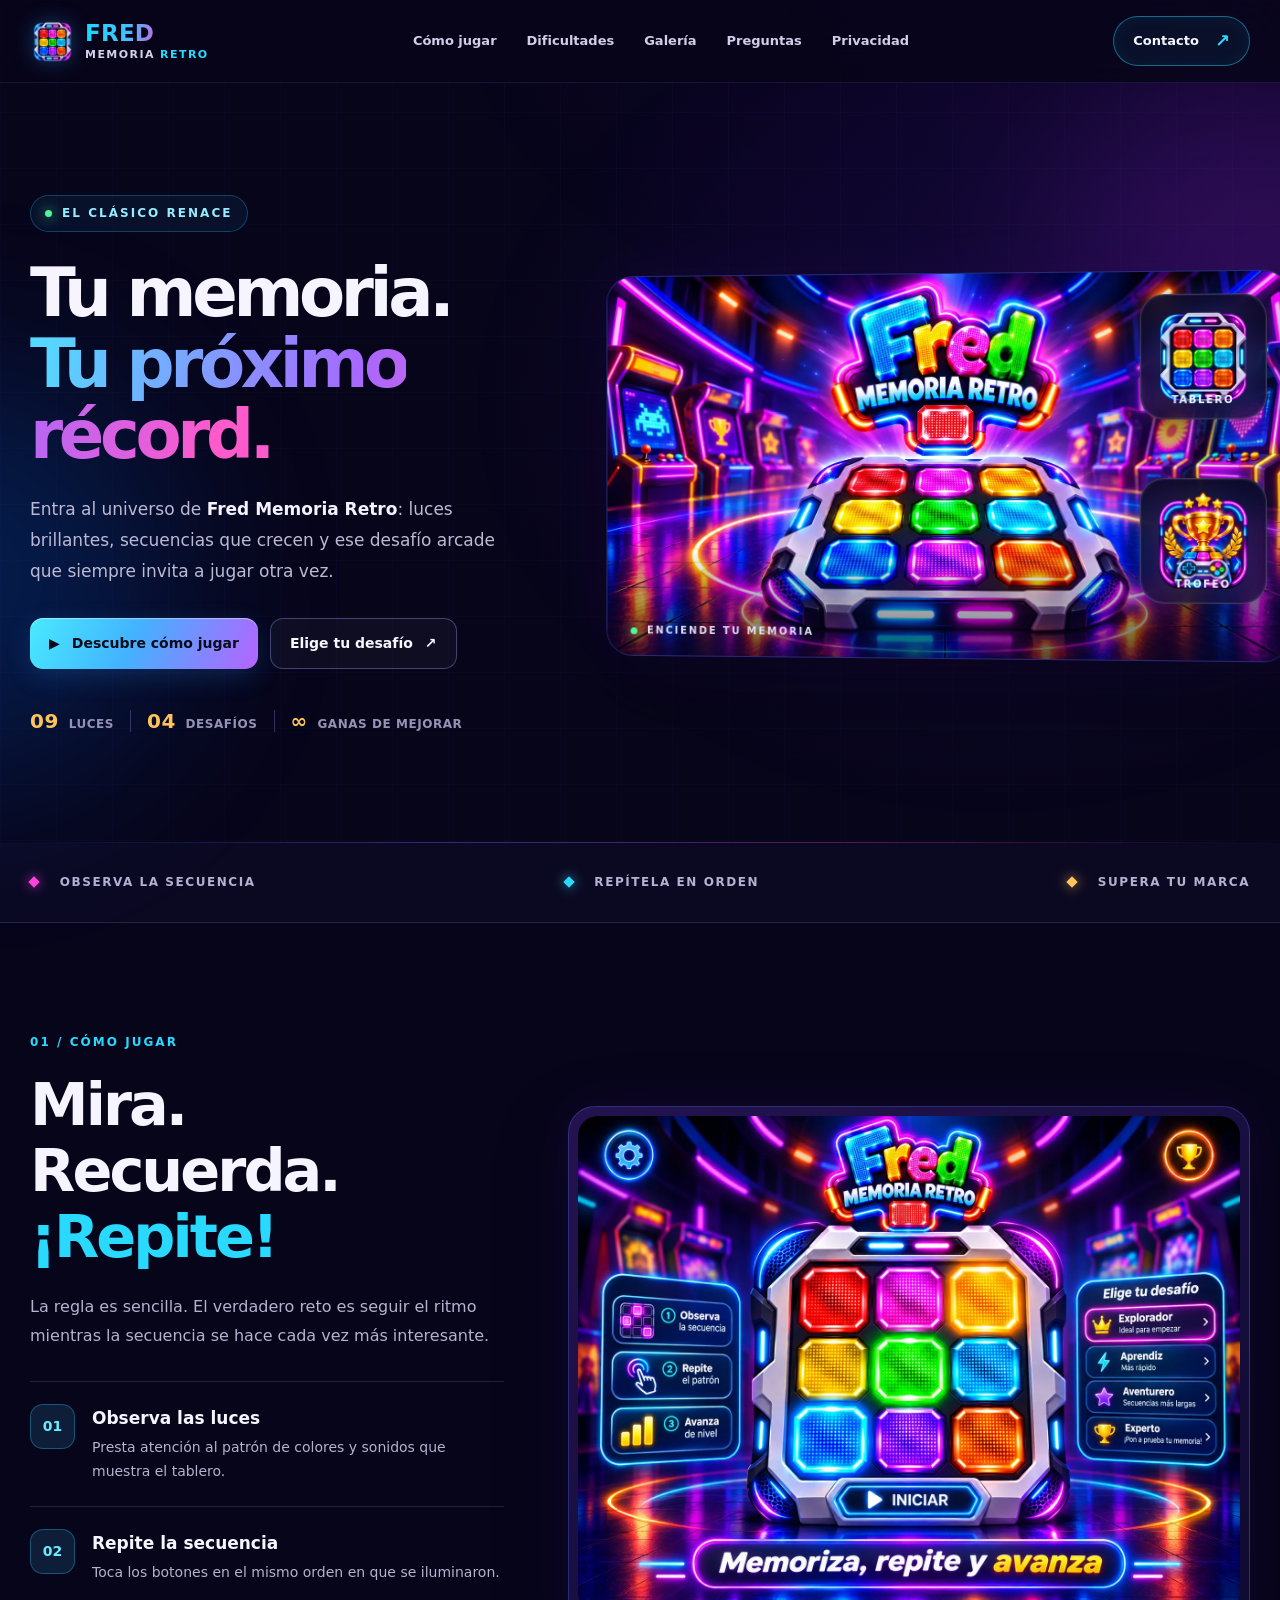
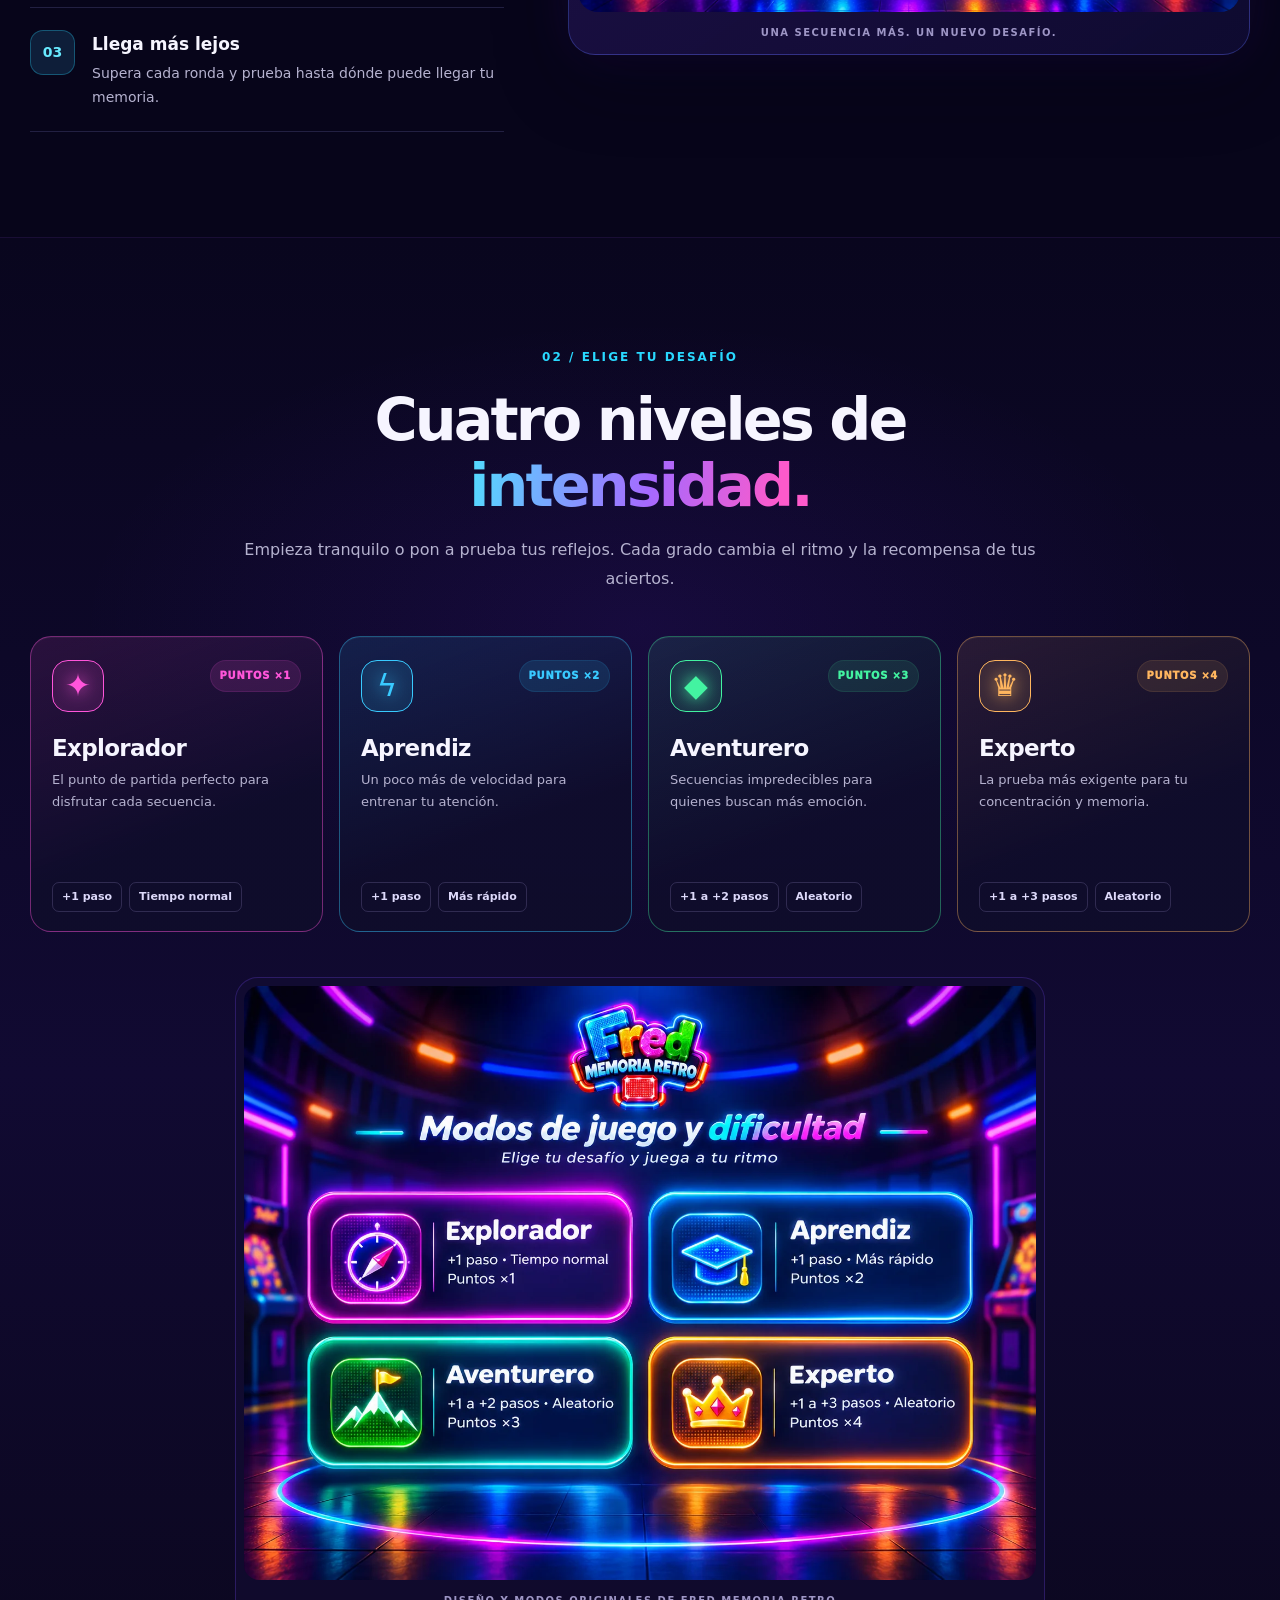
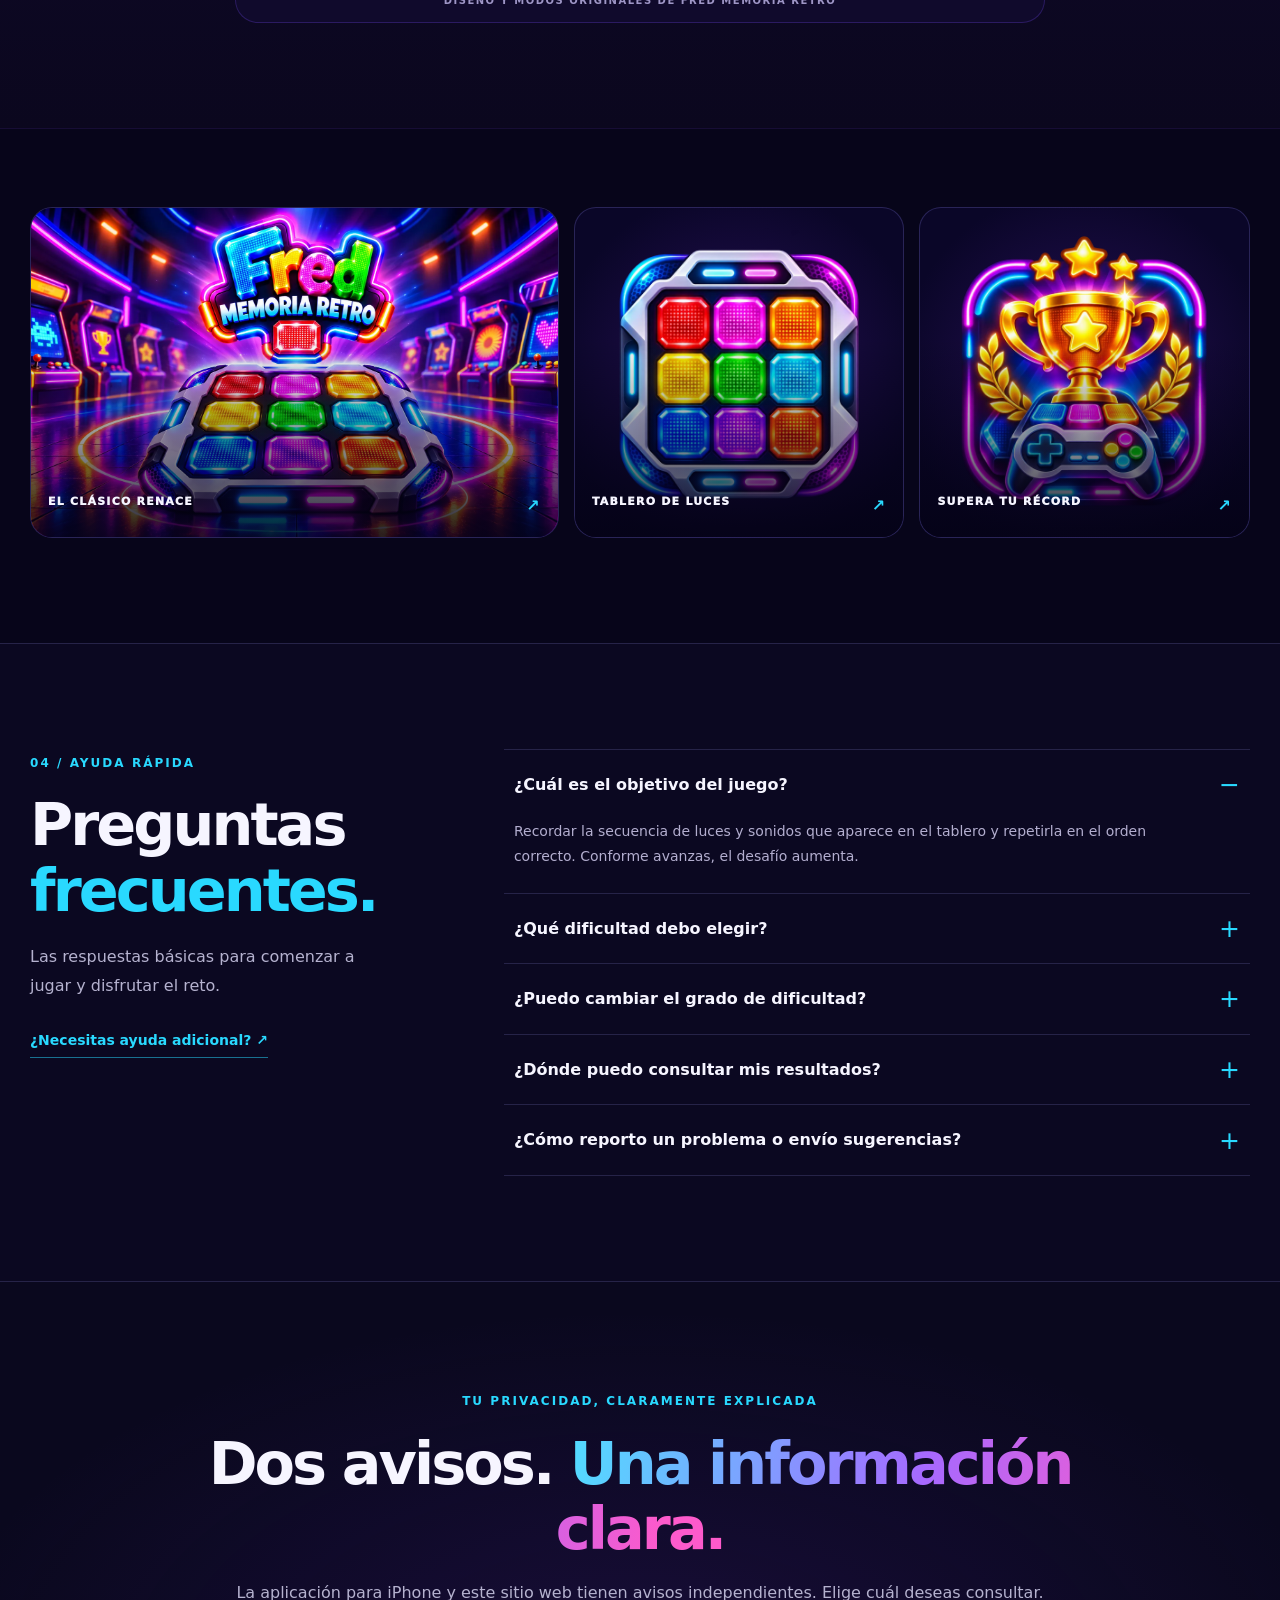
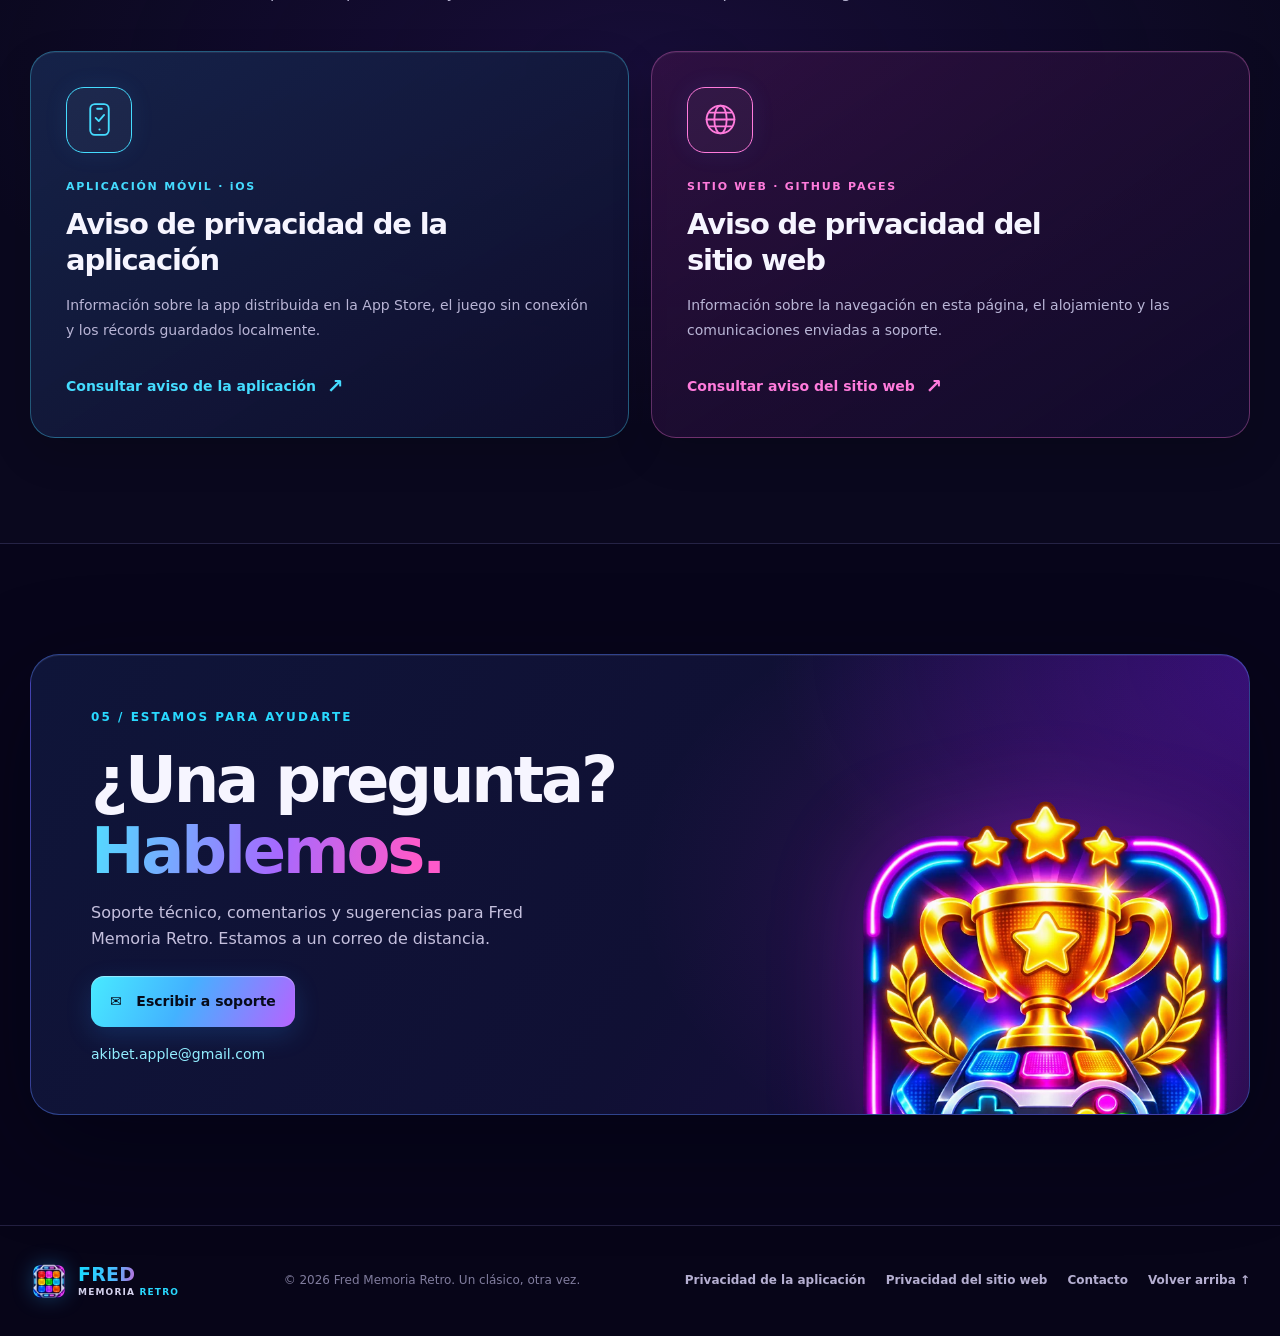
<file: index.html>
<!doctype html>
<html lang="es">
<head>
  <meta charset="utf-8">
  <meta name="viewport" content="width=device-width, initial-scale=1">
  <meta name="theme-color" content="#09051c">
  <meta name="description" content="Fred Memoria Retro: un desafío arcade de luces, secuencias y memoria con cuatro grados de dificultad. Conoce el juego, aprende a jugar y contáctanos.">
  <meta property="og:type" content="website">
  <meta property="og:title" content="Fred Memoria Retro | Memoriza, repite y avanza">
  <meta property="og:description" content="Vive la memoria en modo arcade. Descubre las reglas, los cuatro desafíos y el soporte oficial.">
  <meta name="color-scheme" content="dark">
  <link rel="icon" type="image/png" href="assets/favicon.png">
  <link rel="stylesheet" href="styles.css">
  <title>Fred Memoria Retro | Sitio oficial</title>
</head>
<body>
  <a class="skip-link" href="#contenido">Saltar al contenido</a>
  <div class="site-shell">
    <header class="site-header">
      <div class="container header-inner">
        <a class="brand" href="./" aria-label="Fred Memoria Retro, inicio">
          <img src="assets/favicon.png" alt="" width="45" height="45">
          <span class="brand-name"><strong>FRED</strong><span>MEMORIA <em>RETRO</em></span></span>
        </a>
        <nav class="site-nav" aria-label="Navegación principal">
          <a href="#como-jugar">Cómo jugar</a>
          <a href="#dificultades">Dificultades</a>
          <a href="#galeria">Galería</a>
          <a href="#preguntas">Preguntas</a>
          <a href="#privacidad">Privacidad</a>
        </nav>
        <a class="header-contact" href="#contacto">Contacto <span aria-hidden="true">↗</span></a>
      </div>
    </header>

    <main id="contenido">
      <section class="hero" id="inicio" aria-labelledby="hero-title">
        <div class="ambient ambient-one" aria-hidden="true"></div>
        <div class="ambient ambient-two" aria-hidden="true"></div>
        <div class="container hero-content">
          <div class="hero-copy">
            <span class="eyebrow"><span class="eyebrow-dot"></span> EL CLÁSICO RENACE</span>
            <h1 id="hero-title">Tu memoria.<br><span class="gradient-title">Tu próximo récord.</span></h1>
            <p>Entra al universo de <strong>Fred Memoria Retro</strong>: luces brillantes, secuencias que crecen y ese desafío arcade que siempre invita a jugar otra vez.</p>
            <div class="hero-actions">
              <a class="btn btn-primary" href="#como-jugar"><span aria-hidden="true">▶</span> Descubre cómo jugar</a>
              <a class="btn btn-outline" href="#dificultades">Elige tu desafío <span aria-hidden="true">↗</span></a>
            </div>
            <div class="hero-mini-stats" aria-label="Características del juego">
              <span><b>09</b> luces</span>
              <span class="tiny-divider" aria-hidden="true"></span>
              <span><b>04</b> desafíos</span>
              <span class="tiny-divider" aria-hidden="true"></span>
              <span><b>∞</b> ganas de mejorar</span>
            </div>
          </div>
          <figure class="hero-art">
            <img src="assets/portada.webp" width="1672" height="941" alt="Arte promocional de Fred Memoria Retro: tablero luminoso en una sala de maquinitas arcade" fetchpriority="high">
            <a class="floating-icon icon-board" href="assets/tablero.webp" target="_blank" rel="noopener" aria-label="Abrir icono del tablero en tamaño completo">
              <img src="assets/tablero.webp" width="640" height="640" alt="Icono del tablero con nueve botones luminosos y marco neón">
              <span>TABLERO</span>
            </a>
            <a class="floating-icon icon-trophy" href="assets/trofeo.webp" target="_blank" rel="noopener" aria-label="Abrir icono del trofeo en tamaño completo">
              <img src="assets/trofeo.webp" width="640" height="640" alt="Trofeo dorado con estrellas y control de videojuegos de estilo neón">
              <span>TROFEO</span>
            </a>
            <figcaption><span class="live-light" aria-hidden="true"></span> ENCIENDE TU MEMORIA</figcaption>
          </figure>
        </div>
        <div class="hero-bottom-line" aria-hidden="true"></div>
      </section>

      <div class="feature-strip" aria-label="Momentos de juego">
        <div class="container feature-strip-inner">
          <span><i class="diamond" aria-hidden="true"></i> OBSERVA LA SECUENCIA</span>
          <span><i class="diamond" aria-hidden="true"></i> REPÍTELA EN ORDEN</span>
          <span><i class="diamond" aria-hidden="true"></i> SUPERA TU MARCA</span>
        </div>
      </div>

      <section class="section section-how" id="como-jugar" aria-labelledby="how-heading">
        <div class="container split-section">
          <div class="section-copy">
            <span class="section-label">01 / CÓMO JUGAR</span>
            <h2 id="how-heading">Mira. Recuerda.<br><span class="text-cyan">¡Repite!</span></h2>
            <p class="section-lede">La regla es sencilla. El verdadero reto es seguir el ritmo mientras la secuencia se hace cada vez más interesante.</p>
            <ol class="steps">
              <li><span class="step-num">01</span><div><h3>Observa las luces</h3><p>Presta atención al patrón de colores y sonidos que muestra el tablero.</p></div></li>
              <li><span class="step-num">02</span><div><h3>Repite la secuencia</h3><p>Toca los botones en el mismo orden en que se iluminaron.</p></div></li>
              <li><span class="step-num">03</span><div><h3>Llega más lejos</h3><p>Supera cada ronda y prueba hasta dónde puede llegar tu memoria.</p></div></li>
            </ol>
          </div>
          <figure class="art-frame how-art">
            <img src="assets/interfaz.webp" width="1448" height="1086" loading="lazy" decoding="async" alt="Interfaz promocional del juego con el tablero de nueve botones, instrucciones y grados de dificultad">
            <figcaption>UNA SECUENCIA MÁS. UN NUEVO DESAFÍO.</figcaption>
          </figure>
        </div>
      </section>

      <section class="section section-modes" id="dificultades" aria-labelledby="modes-heading">
        <div class="container">
          <div class="section-heading centered">
            <span class="section-label">02 / ELIGE TU DESAFÍO</span>
            <h2 id="modes-heading">Cuatro niveles de <span class="gradient-title">intensidad.</span></h2>
            <p>Empieza tranquilo o pon a prueba tus reflejos. Cada grado cambia el ritmo y la recompensa de tus aciertos.</p>
          </div>
          <div class="mode-grid">
            <article class="mode-card explorer">
              <div class="mode-top"><span class="mode-icon" aria-hidden="true">✦</span><span class="mode-multiplier">PUNTOS ×1</span></div>
              <h3>Explorador</h3><p>El punto de partida perfecto para disfrutar cada secuencia.</p>
              <div class="mode-spec"><span>+1 paso</span><span>Tiempo normal</span></div>
            </article>
            <article class="mode-card apprentice">
              <div class="mode-top"><span class="mode-icon" aria-hidden="true">ϟ</span><span class="mode-multiplier">PUNTOS ×2</span></div>
              <h3>Aprendiz</h3><p>Un poco más de velocidad para entrenar tu atención.</p>
              <div class="mode-spec"><span>+1 paso</span><span>Más rápido</span></div>
            </article>
            <article class="mode-card adventurer">
              <div class="mode-top"><span class="mode-icon" aria-hidden="true">◆</span><span class="mode-multiplier">PUNTOS ×3</span></div>
              <h3>Aventurero</h3><p>Secuencias impredecibles para quienes buscan más emoción.</p>
              <div class="mode-spec"><span>+1 a +2 pasos</span><span>Aleatorio</span></div>
            </article>
            <article class="mode-card expert">
              <div class="mode-top"><span class="mode-icon" aria-hidden="true">♛</span><span class="mode-multiplier">PUNTOS ×4</span></div>
              <h3>Experto</h3><p>La prueba más exigente para tu concentración y memoria.</p>
              <div class="mode-spec"><span>+1 a +3 pasos</span><span>Aleatorio</span></div>
            </article>
          </div>
          <figure class="modes-image">
            <img src="assets/dificultades.webp" width="1448" height="1086" loading="lazy" decoding="async" alt="Ilustración original de los cuatro modos de Fred Memoria Retro: Explorador, Aprendiz, Aventurero y Experto">
            <figcaption>DISEÑO Y MODOS ORIGINALES DE FRED MEMORIA RETRO</figcaption>
          </figure>
        </div>
      </section>

      <section class="section section-gallery" id="galeria" aria-label="Galería de Fred Memoria Retro">
        <div class="container">
          <h2 id="gallery-heading" class="visually-hidden">Galería de Fred Memoria Retro</h2>
          <div class="gallery-grid">
            <a class="gallery-shot gallery-large" href="assets/portada.webp" target="_blank" rel="noopener" aria-label="Abrir ilustración de portada en tamaño completo">
              <img src="assets/portada.webp" width="1672" height="941" loading="lazy" decoding="async" alt="Tablero colorido en un salón arcade de estilo retro">
              <span>EL CLÁSICO RENACE <b aria-hidden="true">↗</b></span>
            </a>
            <a class="gallery-shot gallery-small" href="assets/tablero.webp" target="_blank" rel="noopener" aria-label="Abrir ilustración del tablero en tamaño completo">
              <img src="assets/tablero.webp" width="640" height="640" loading="lazy" decoding="async" alt="Icono del tablero con nueve botones luminosos y marco neón">
              <span>TABLERO DE LUCES <b aria-hidden="true">↗</b></span>
            </a>
            <a class="gallery-shot gallery-small" href="assets/trofeo.webp" target="_blank" rel="noopener" aria-label="Abrir ilustración del trofeo en tamaño completo">
              <img src="assets/trofeo.webp" width="640" height="640" loading="lazy" decoding="async" alt="Trofeo dorado con estrellas y control de videojuegos de estilo neón">
              <span>SUPERA TU RÉCORD <b aria-hidden="true">↗</b></span>
            </a>
          </div>
        </div>
      </section>

      <section class="section section-faq" id="preguntas" aria-labelledby="faq-heading">
        <div class="container faq-wrap">
          <div class="faq-intro">
            <span class="section-label">04 / AYUDA RÁPIDA</span>
            <h2 id="faq-heading">Preguntas<br><span class="text-cyan">frecuentes.</span></h2>
            <p>Las respuestas básicas para comenzar a jugar y disfrutar el reto.</p>
            <a class="text-link" href="mailto:akibet.apple@gmail.com?subject=Soporte%20Fred%20Memoria%20Retro">¿Necesitas ayuda adicional? <span aria-hidden="true">↗</span></a>
          </div>
          <div class="faq-list">
            <details open><summary>¿Cuál es el objetivo del juego?</summary><p>Recordar la secuencia de luces y sonidos que aparece en el tablero y repetirla en el orden correcto. Conforme avanzas, el desafío aumenta.</p></details>
            <details><summary>¿Qué dificultad debo elegir?</summary><p>Explorador es una buena forma de comenzar. Si prefieres un ritmo más rápido, prueba Aprendiz; Aventurero y Experto agregan más pasos de manera aleatoria.</p></details>
            <details><summary>¿Puedo cambiar el grado de dificultad?</summary><p>Sí. Desde la selección de dificultad puedes escoger el desafío que prefieras antes de una partida.</p></details>
            <details><summary>¿Dónde puedo consultar mis resultados?</summary><p>Busca el icono de trofeo en la interfaz del juego para acceder a la sección de puntuaciones, cuando esté disponible en tu versión.</p></details>
            <details><summary>¿Cómo reporto un problema o envío sugerencias?</summary><p>Escríbenos a <a href="mailto:akibet.apple@gmail.com?subject=Soporte%20Fred%20Memoria%20Retro">akibet.apple@gmail.com</a>. Si reportas un error, incluye el modelo de iPhone, la versión de iOS y una breve descripción.</p></details>
          </div>
        </div>
      </section>

      <section class="section section-privacy" id="privacidad" aria-labelledby="privacy-heading">
        <div class="container">
          <div class="section-heading centered">
            <span class="section-label">TU PRIVACIDAD, CLARAMENTE EXPLICADA</span>
            <h2 id="privacy-heading">Dos avisos. <span class="gradient-title">Una información clara.</span></h2>
            <p>La aplicación para iPhone y este sitio web tienen avisos independientes. Elige cuál deseas consultar.</p>
          </div>
          <div class="privacy-cards">
            <a class="privacy-choice privacy-choice-app" href="privacidad.html" aria-label="Consultar el aviso de privacidad de la aplicación iOS Fred Memoria Retro">
              <span class="policy-symbol" aria-hidden="true">
                <svg viewBox="0 0 48 48" fill="none" stroke="currentColor" stroke-width="2.4" stroke-linecap="round" stroke-linejoin="round"><rect x="12" y="4" width="24" height="40" rx="6"/><path d="M21 10h6"/><circle cx="24" cy="37" r="1.4" fill="currentColor" stroke="none"/><path d="M19 22l4 4 7-8"/></svg>
              </span>
              <span class="policy-type">APLICACIÓN MÓVIL · iOS</span>
              <strong>Aviso de privacidad de la aplicación</strong>
              <span class="policy-description">Información sobre la app distribuida en la App Store, el juego sin conexión y los récords guardados localmente.</span>
              <span class="policy-action">Consultar aviso de la aplicación <span aria-hidden="true">↗</span></span>
            </a>
            <a class="privacy-choice privacy-choice-web" href="privacidad-sitio.html" aria-label="Consultar el aviso de privacidad del sitio web de Fred Memoria Retro">
              <span class="policy-symbol" aria-hidden="true">
                <svg viewBox="0 0 48 48" fill="none" stroke="currentColor" stroke-width="2.4" stroke-linecap="round" stroke-linejoin="round"><circle cx="24" cy="24" r="18"/><ellipse cx="24" cy="24" rx="8" ry="18"/><path d="M6 24h36M10 15h28M10 33h28"/></svg>
              </span>
              <span class="policy-type">SITIO WEB · GITHUB PAGES</span>
              <strong>Aviso de privacidad del sitio web</strong>
              <span class="policy-description">Información sobre la navegación en esta página, el alojamiento y las comunicaciones enviadas a soporte.</span>
              <span class="policy-action">Consultar aviso del sitio web <span aria-hidden="true">↗</span></span>
            </a>
          </div>
        </div>
      </section>

      <section class="section contact-section" id="contacto" aria-labelledby="contact-heading">
        <div class="container">
          <div class="contact-panel">
            <div class="contact-glow" aria-hidden="true"></div>
            <div class="contact-content">
              <span class="section-label">05 / ESTAMOS PARA AYUDARTE</span>
              <h2 id="contact-heading">¿Una pregunta?<br><span class="gradient-title">Hablemos.</span></h2>
              <p>Soporte técnico, comentarios y sugerencias para Fred Memoria Retro. Estamos a un correo de distancia.</p>
              <a class="btn btn-primary" href="mailto:akibet.apple@gmail.com?subject=Soporte%20Fred%20Memoria%20Retro">✉ &nbsp; Escribir a soporte</a>
              <a class="contact-email" href="mailto:akibet.apple@gmail.com">akibet.apple@gmail.com</a>
            </div>
            <img class="contact-trophy" src="assets/trofeo.webp" width="450" height="450" loading="lazy" decoding="async" alt="Trofeo dorado y luces de Fred Memoria Retro">
          </div>
        </div>
      </section>
    </main>

    <footer class="site-footer">
      <div class="container footer-inner">
        <a class="brand footer-brand" href="./" aria-label="Volver al inicio de Fred Memoria Retro"><img src="assets/favicon.png" alt="" width="38" height="38"><span class="brand-name"><strong>FRED</strong><span>MEMORIA <em>RETRO</em></span></span></a>
        <p>© 2026 Fred Memoria Retro. Un clásico, otra vez.</p>
        <div class="footer-links"><a href="privacidad.html">Privacidad de la aplicación</a><a href="privacidad-sitio.html">Privacidad del sitio web</a><a href="mailto:akibet.apple@gmail.com">Contacto</a><a href="#inicio">Volver arriba ↑</a></div>
      </div>
    </footer>
  </div>
</body>
</html>
</file>
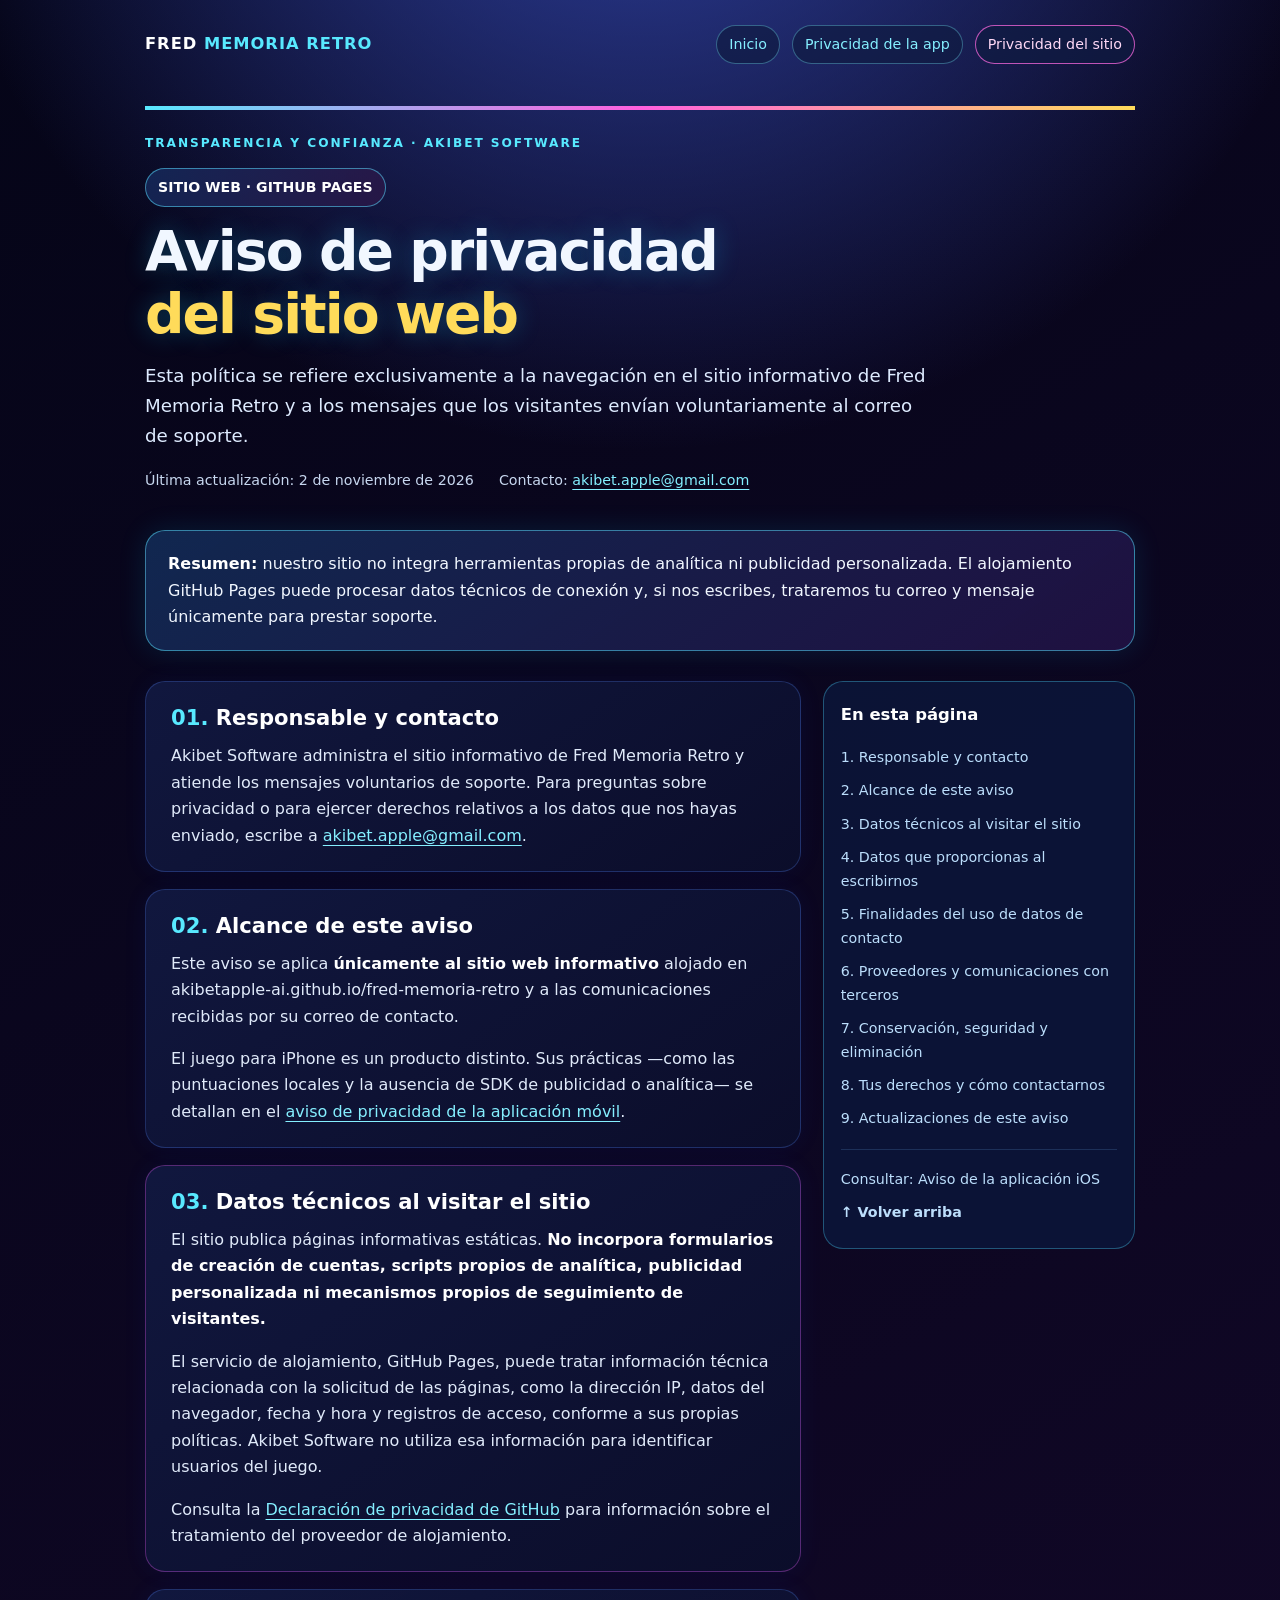
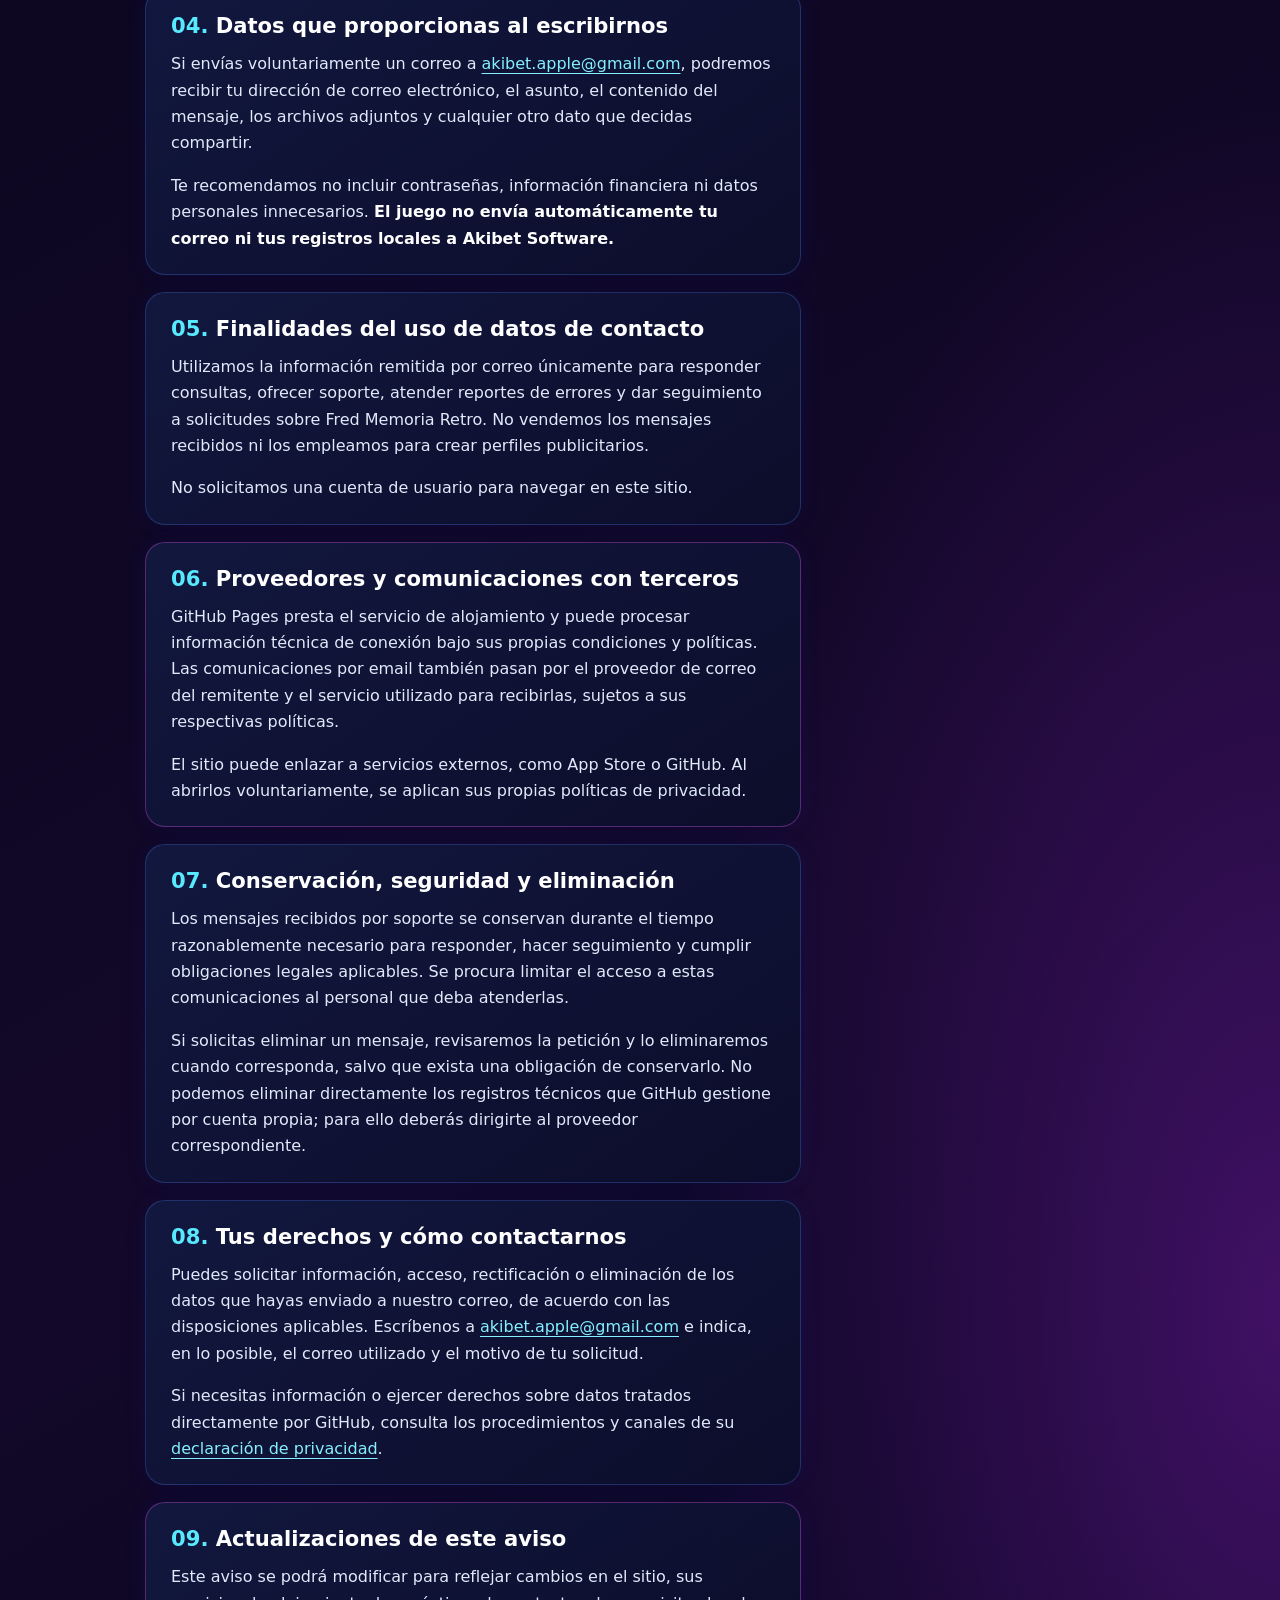
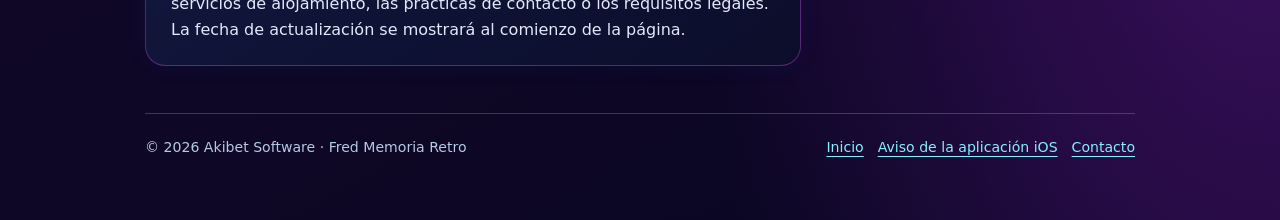
<file: privacidad-sitio.html>
<!doctype html>
<html lang="es-MX">
<head>
  <meta charset="utf-8"/>
  <meta name="viewport" content="width=device-width,initial-scale=1"/>
  <meta name="theme-color" content="#080621"/>
  <meta name="description" content="Aviso de privacidad del sitio web: conoce cómo se maneja tu privacidad en Fred Memoria Retro."/>
  <link rel="icon" type="image/png" href="assets/favicon.png"/>
  <title>Aviso de privacidad del sitio web | Fred Memoria Retro</title>
  <style>
:root{color-scheme:dark;--bg:#050518;--bg2:#130829;--panel:#101637;--panel2:#0b1337;--ink:#f1f7ff;--muted:#c7d7ef;--cyan:#58e9ff;--pink:#ff5fdd;--gold:#ffdb5a}
*{box-sizing:border-box}html{scroll-behavior:smooth}body{margin:0;min-height:100vh;background:radial-gradient(ellipse 78% 28% at 50% -7%,#3144a9 0,transparent 72%),radial-gradient(ellipse 64% 48% at 100% 85%,#401064 0,transparent 73%),linear-gradient(150deg,var(--bg),var(--bg2) 70%,#080621);color:var(--ink);font:16px/1.65 system-ui,-apple-system,BlinkMacSystemFont,"Segoe UI",sans-serif}a{color:#85efff;text-underline-offset:4px}a:hover{color:#fff}a:focus-visible{outline:2px solid var(--gold);outline-offset:3px;border-radius:4px}.shell{width:min(100%,1030px);margin:auto;padding:25px 20px 56px}.nav{display:flex;align-items:center;justify-content:space-between;flex-wrap:wrap;gap:12px;margin-bottom:42px}.brand{font-weight:900;font-size:1.02rem;letter-spacing:.06em;color:#fff;text-decoration:none}.brand span{color:var(--cyan)}.navlinks{display:flex;gap:12px;flex-wrap:wrap;font-size:.89rem}.navlinks a{padding:7px 12px;border:1px solid #77eaff57;border-radius:999px;text-decoration:none;background:#101b42ad}.navlinks a.current{border-color:#ff69e3bb;color:#ffd9f7}.hero{border-top:4px solid transparent;border-image:linear-gradient(to right,var(--cyan),var(--pink),var(--gold)) 1;padding:23px 0 20px}.eyebrow{color:var(--cyan);font-size:.76rem;font-weight:850;letter-spacing:.16em;text-transform:uppercase;margin:0 0 14px}.hero h1{font-size:clamp(2.15rem,5.9vw,3.45rem);line-height:1.14;letter-spacing:-.035em;margin:0 0 15px;text-shadow:0 0 24px #15ceff45}.hero h1 em{font-style:normal;color:var(--gold)}.intro{font-size:clamp(1rem,2.2vw,1.14rem);color:#deebff;max-width:790px;margin:0 0 18px}.meta{display:flex;flex-wrap:wrap;column-gap:25px;row-gap:4px;color:var(--muted);font-size:.89rem}.hero-chip{display:inline-flex;align-items:center;gap:8px;border:1px solid #57ddff88;background:linear-gradient(115deg,#172f64bb,#2c1747cc);padding:7px 12px;border-radius:999px;color:#fff;font-size:.88rem;font-weight:750;margin-bottom:13px}.notice{margin:18px 0 30px;border:1px solid #58e3ff80;border-radius:20px;padding:20px 22px;background:linear-gradient(145deg,#16396aab,#241349cb);box-shadow:0 0 28px #06c9ff20}.notice strong{color:#fff}.notice p{margin:0}.split{display:grid;grid-template-columns:minmax(0,2.1fr) minmax(220px,1fr);gap:22px;align-items:start}.content section{margin-bottom:17px;padding:22px 25px;border:1px solid #5584ff43;border-radius:20px;background:linear-gradient(145deg,#121941ed,#0c0e2bef);box-shadow:0 0 24px #0552ff12}.content section:nth-child(3n){border-color:#f05bff51}.content h2{margin:0 0 11px;font-size:1.32rem;line-height:1.32;color:#fff}.content h2 .num{color:var(--cyan)}.content p{margin:.45em 0 1em;color:#e0eafa}.content p:last-child{margin-bottom:0}.content ul{padding-left:24px;margin:11px 0 9px}.content li{margin:.45em 0;color:#e0eafa}.content strong{color:#fff}.contents{position:sticky;top:18px;padding:19px 17px 18px;border-radius:20px;background:#0b1539e8;border:1px solid #50daff55}.contents h2{margin:0 0 12px;font-size:1.03rem;color:#fff}.contents a{display:block;font-size:.89rem;padding:5px 0;text-decoration:none;color:#bcdefc}.contents a:hover{text-decoration:underline;color:#fff}.contents hr{border:0;border-top:1px solid #4771a750;margin:13px 0}.emphasize{color:var(--gold)!important}.pills{display:flex;flex-wrap:wrap;gap:8px;margin:12px 0}.pill{border-radius:999px;padding:6px 10px;font-size:.79rem;border:1px solid #5de5ff78;background:#072449bb;color:#d7faff;font-weight:750}.footer{margin-top:30px;padding:22px 0 4px;border-top:1px solid #5a8fff60;color:#b5c9e5;display:flex;flex-wrap:wrap;gap:8px;justify-content:space-between;font-size:.88rem}.foot-links{display:flex;flex-wrap:wrap;gap:14px}.small{font-size:.9rem;color:#b9d0eb}.url{overflow-wrap:anywhere}.backtop{font-size:.88rem;text-decoration:none;font-weight:800}@media(max-width:820px){.split{grid-template-columns:1fr}.contents{position:static;order:-1}.contents nav{display:grid;grid-template-columns:repeat(2,minmax(0,1fr));column-gap:14px}.nav{margin-bottom:20px}}@media(max-width:530px){.shell{padding:18px 13px 32px}.hero{padding-top:17px}.content section{padding:17px 16px}.notice{padding:17px 16px}.contents nav{grid-template-columns:1fr}.navlinks{gap:7px}.navlinks a{padding:5px 9px}.meta{font-size:.83rem}}
</style>
</head>
<body id="inicio">
<div class="shell">
<nav class="nav" aria-label="Navegación principal">
  <a class="brand" href="./index.html">FRED <span>MEMORIA RETRO</span></a>
  <div class="navlinks">
    <a href="./index.html">Inicio</a>
    <a href="./privacidad.html" >Privacidad de la app</a>
    <a href="./privacidad-sitio.html" class="current" aria-current="page">Privacidad del sitio</a>
  </div>
</nav>
<header class="hero">
  <p class="eyebrow">TRANSPARENCIA Y CONFIANZA · AKIBET SOFTWARE</p>
  <span class="hero-chip">SITIO WEB · GITHUB PAGES</span>
  <h1>Aviso de privacidad<br><em>del sitio web</em></h1>
  <p class="intro">Esta política se refiere exclusivamente a la navegación en el sitio informativo de Fred Memoria Retro y a los mensajes que los visitantes envían voluntariamente al correo de soporte.</p>
  <div class="meta"><span>Última actualización: 2 de noviembre de 2026</span><span>Contacto: <a href="mailto:akibet.apple@gmail.com">akibet.apple@gmail.com</a></span></div>
</header>
<div class="notice"><p><strong>Resumen:</strong> nuestro sitio no integra herramientas propias de analítica ni publicidad personalizada. El alojamiento GitHub Pages puede procesar datos técnicos de conexión y, si nos escribes, trataremos tu correo y mensaje únicamente para prestar soporte.</p></div>
<div class="split">
  <main class="content" id="contenido"><section id="responsable" aria-labelledby="s1"><h2 id="s1"><span class="num">01.</span> Responsable y contacto</h2><p>Akibet Software administra el sitio informativo de Fred Memoria Retro y atiende los mensajes voluntarios de soporte. Para preguntas sobre privacidad o para ejercer derechos relativos a los datos que nos hayas enviado, escribe a <a href="mailto:akibet.apple@gmail.com">akibet.apple@gmail.com</a>.</p></section>
<section id="alcance" aria-labelledby="s2"><h2 id="s2"><span class="num">02.</span> Alcance de este aviso</h2><p>Este aviso se aplica <strong>únicamente al sitio web informativo</strong> alojado en <span class="url">akibetapple-ai.github.io/fred-memoria-retro</span> y a las comunicaciones recibidas por su correo de contacto.</p><p>El juego para iPhone es un producto distinto. Sus prácticas —como las puntuaciones locales y la ausencia de SDK de publicidad o analítica— se detallan en el <a href="./privacidad.html">aviso de privacidad de la aplicación móvil</a>.</p></section>
<section id="visitas" aria-labelledby="s3"><h2 id="s3"><span class="num">03.</span> Datos técnicos al visitar el sitio</h2><p>El sitio publica páginas informativas estáticas. <strong>No incorpora formularios de creación de cuentas, scripts propios de analítica, publicidad personalizada ni mecanismos propios de seguimiento de visitantes.</strong></p><p>El servicio de alojamiento, GitHub Pages, puede tratar información técnica relacionada con la solicitud de las páginas, como la dirección IP, datos del navegador, fecha y hora y registros de acceso, conforme a sus propias políticas. Akibet Software no utiliza esa información para identificar usuarios del juego.</p><p>Consulta la <a href="https://docs.github.com/en/site-policy/privacy-policies/github-general-privacy-statement" target="_blank" rel="noopener noreferrer">Declaración de privacidad de GitHub</a> para información sobre el tratamiento del proveedor de alojamiento.</p></section>
<section id="contacto" aria-labelledby="s4"><h2 id="s4"><span class="num">04.</span> Datos que proporcionas al escribirnos</h2><p>Si envías voluntariamente un correo a <a href="mailto:akibet.apple@gmail.com">akibet.apple@gmail.com</a>, podremos recibir tu dirección de correo electrónico, el asunto, el contenido del mensaje, los archivos adjuntos y cualquier otro dato que decidas compartir.</p><p>Te recomendamos no incluir contraseñas, información financiera ni datos personales innecesarios. <strong>El juego no envía automáticamente tu correo ni tus registros locales a Akibet Software.</strong></p></section>
<section id="finalidades" aria-labelledby="s5"><h2 id="s5"><span class="num">05.</span> Finalidades del uso de datos de contacto</h2><p>Utilizamos la información remitida por correo únicamente para responder consultas, ofrecer soporte, atender reportes de errores y dar seguimiento a solicitudes sobre Fred Memoria Retro. No vendemos los mensajes recibidos ni los empleamos para crear perfiles publicitarios.</p><p>No solicitamos una cuenta de usuario para navegar en este sitio.</p></section>
<section id="terceros" aria-labelledby="s6"><h2 id="s6"><span class="num">06.</span> Proveedores y comunicaciones con terceros</h2><p>GitHub Pages presta el servicio de alojamiento y puede procesar información técnica de conexión bajo sus propias condiciones y políticas. Las comunicaciones por email también pasan por el proveedor de correo del remitente y el servicio utilizado para recibirlas, sujetos a sus respectivas políticas.</p><p>El sitio puede enlazar a servicios externos, como App Store o GitHub. Al abrirlos voluntariamente, se aplican sus propias políticas de privacidad.</p></section>
<section id="conservacion" aria-labelledby="s7"><h2 id="s7"><span class="num">07.</span> Conservación, seguridad y eliminación</h2><p>Los mensajes recibidos por soporte se conservan durante el tiempo razonablemente necesario para responder, hacer seguimiento y cumplir obligaciones legales aplicables. Se procura limitar el acceso a estas comunicaciones al personal que deba atenderlas.</p><p>Si solicitas eliminar un mensaje, revisaremos la petición y lo eliminaremos cuando corresponda, salvo que exista una obligación de conservarlo. No podemos eliminar directamente los registros técnicos que GitHub gestione por cuenta propia; para ello deberás dirigirte al proveedor correspondiente.</p></section>
<section id="derechos" aria-labelledby="s8"><h2 id="s8"><span class="num">08.</span> Tus derechos y cómo contactarnos</h2><p>Puedes solicitar información, acceso, rectificación o eliminación de los datos que hayas enviado a nuestro correo, de acuerdo con las disposiciones aplicables. Escríbenos a <a href="mailto:akibet.apple@gmail.com">akibet.apple@gmail.com</a> e indica, en lo posible, el correo utilizado y el motivo de tu solicitud.</p><p>Si necesitas información o ejercer derechos sobre datos tratados directamente por GitHub, consulta los procedimientos y canales de su <a href="https://docs.github.com/en/site-policy/privacy-policies/github-general-privacy-statement" target="_blank" rel="noopener noreferrer">declaración de privacidad</a>.</p></section>
<section id="cambios" aria-labelledby="s9"><h2 id="s9"><span class="num">09.</span> Actualizaciones de este aviso</h2><p>Este aviso se podrá modificar para reflejar cambios en el sitio, sus servicios de alojamiento, las prácticas de contacto o los requisitos legales. La fecha de actualización se mostrará al comienzo de la página.</p></section></main>
  <aside class="contents" aria-label="Contenido de esta política">
    <h2>En esta página</h2>
    <nav aria-label="Secciones de la política"><a href="#responsable">1. Responsable y contacto</a>
<a href="#alcance">2. Alcance de este aviso</a>
<a href="#visitas">3. Datos técnicos al visitar el sitio</a>
<a href="#contacto">4. Datos que proporcionas al escribirnos</a>
<a href="#finalidades">5. Finalidades del uso de datos de contacto</a>
<a href="#terceros">6. Proveedores y comunicaciones con terceros</a>
<a href="#conservacion">7. Conservación, seguridad y eliminación</a>
<a href="#derechos">8. Tus derechos y cómo contactarnos</a>
<a href="#cambios">9. Actualizaciones de este aviso</a></nav>
    <hr/>
    <a href="./privacidad.html">Consultar: Aviso de la aplicación iOS</a>
    <a class="backtop" href="#inicio">↑ Volver arriba</a>
  </aside>
</div>
<footer class="footer"><div>© 2026 Akibet Software · Fred Memoria Retro</div><div class="foot-links"><a href="./index.html">Inicio</a><a href="./privacidad.html">Aviso de la aplicación iOS</a><a href="mailto:akibet.apple@gmail.com">Contacto</a></div></footer>
</div>
</body>
</html>
</file>
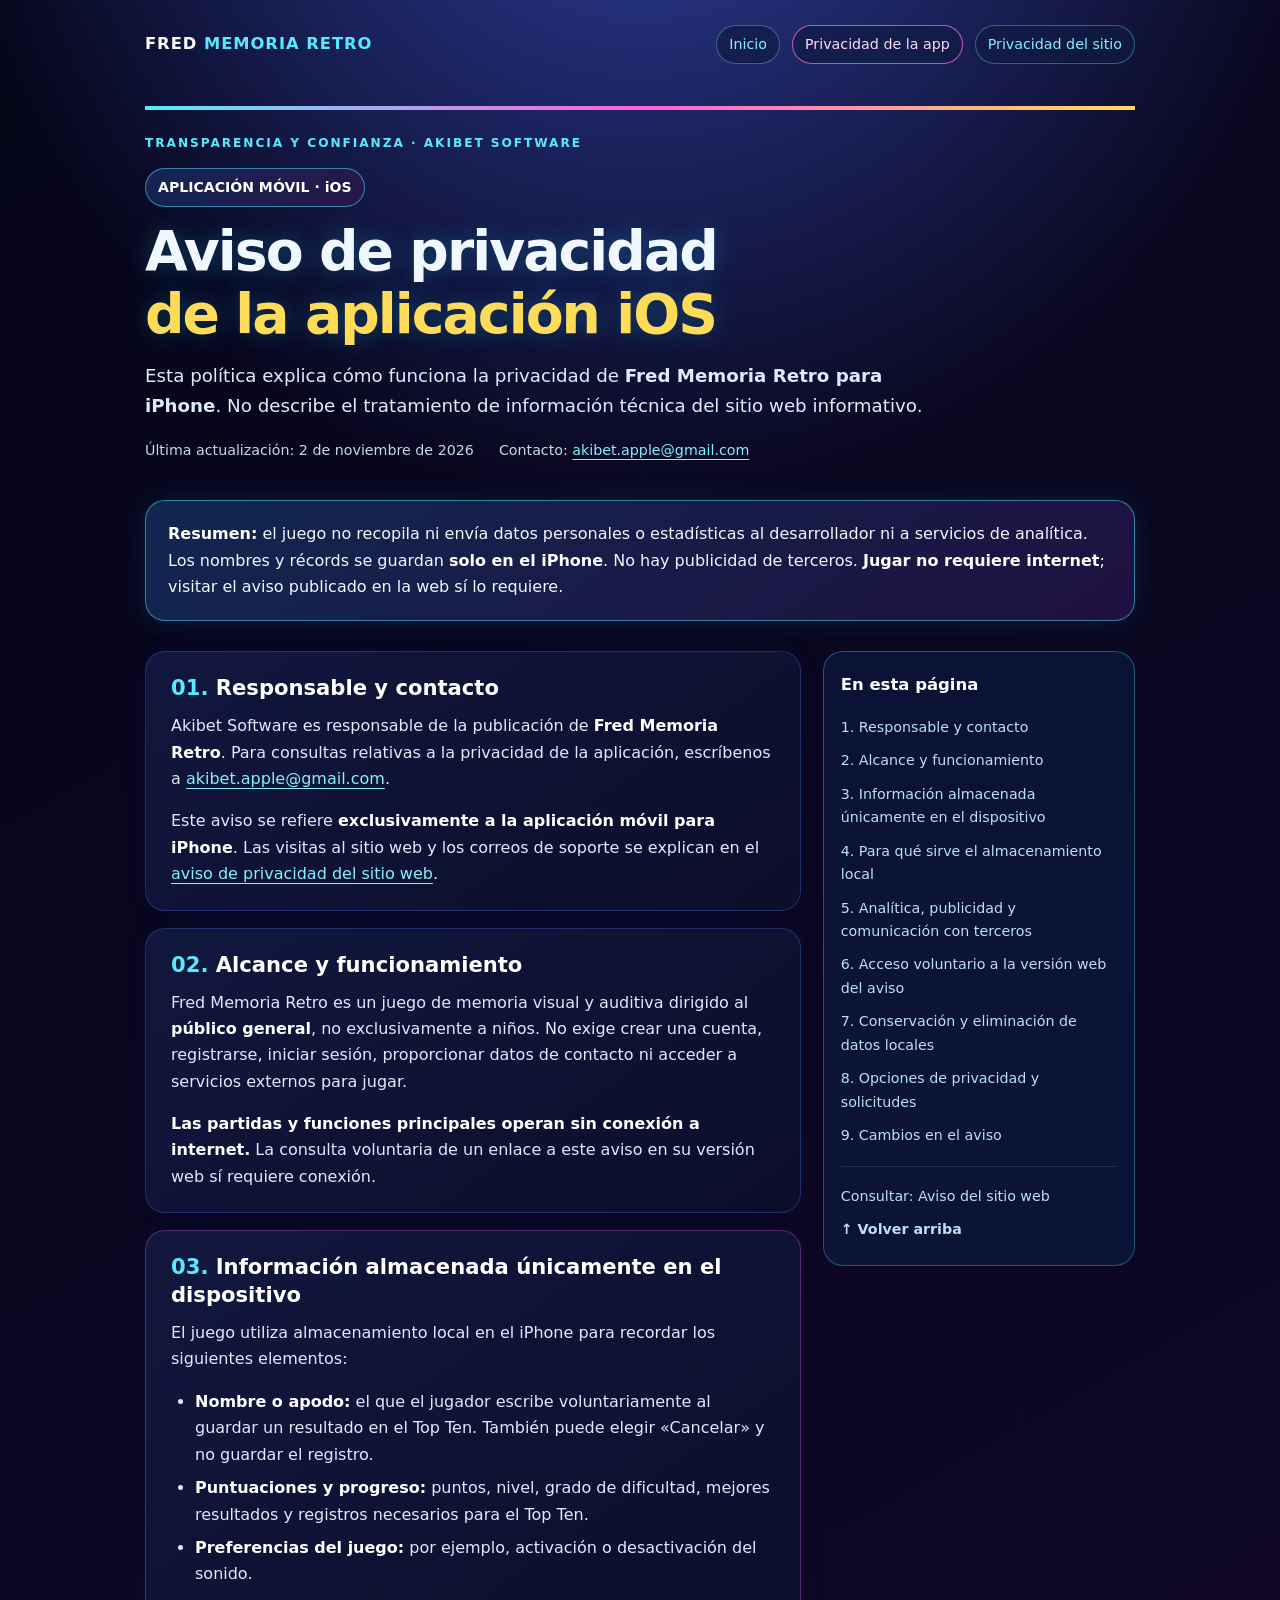
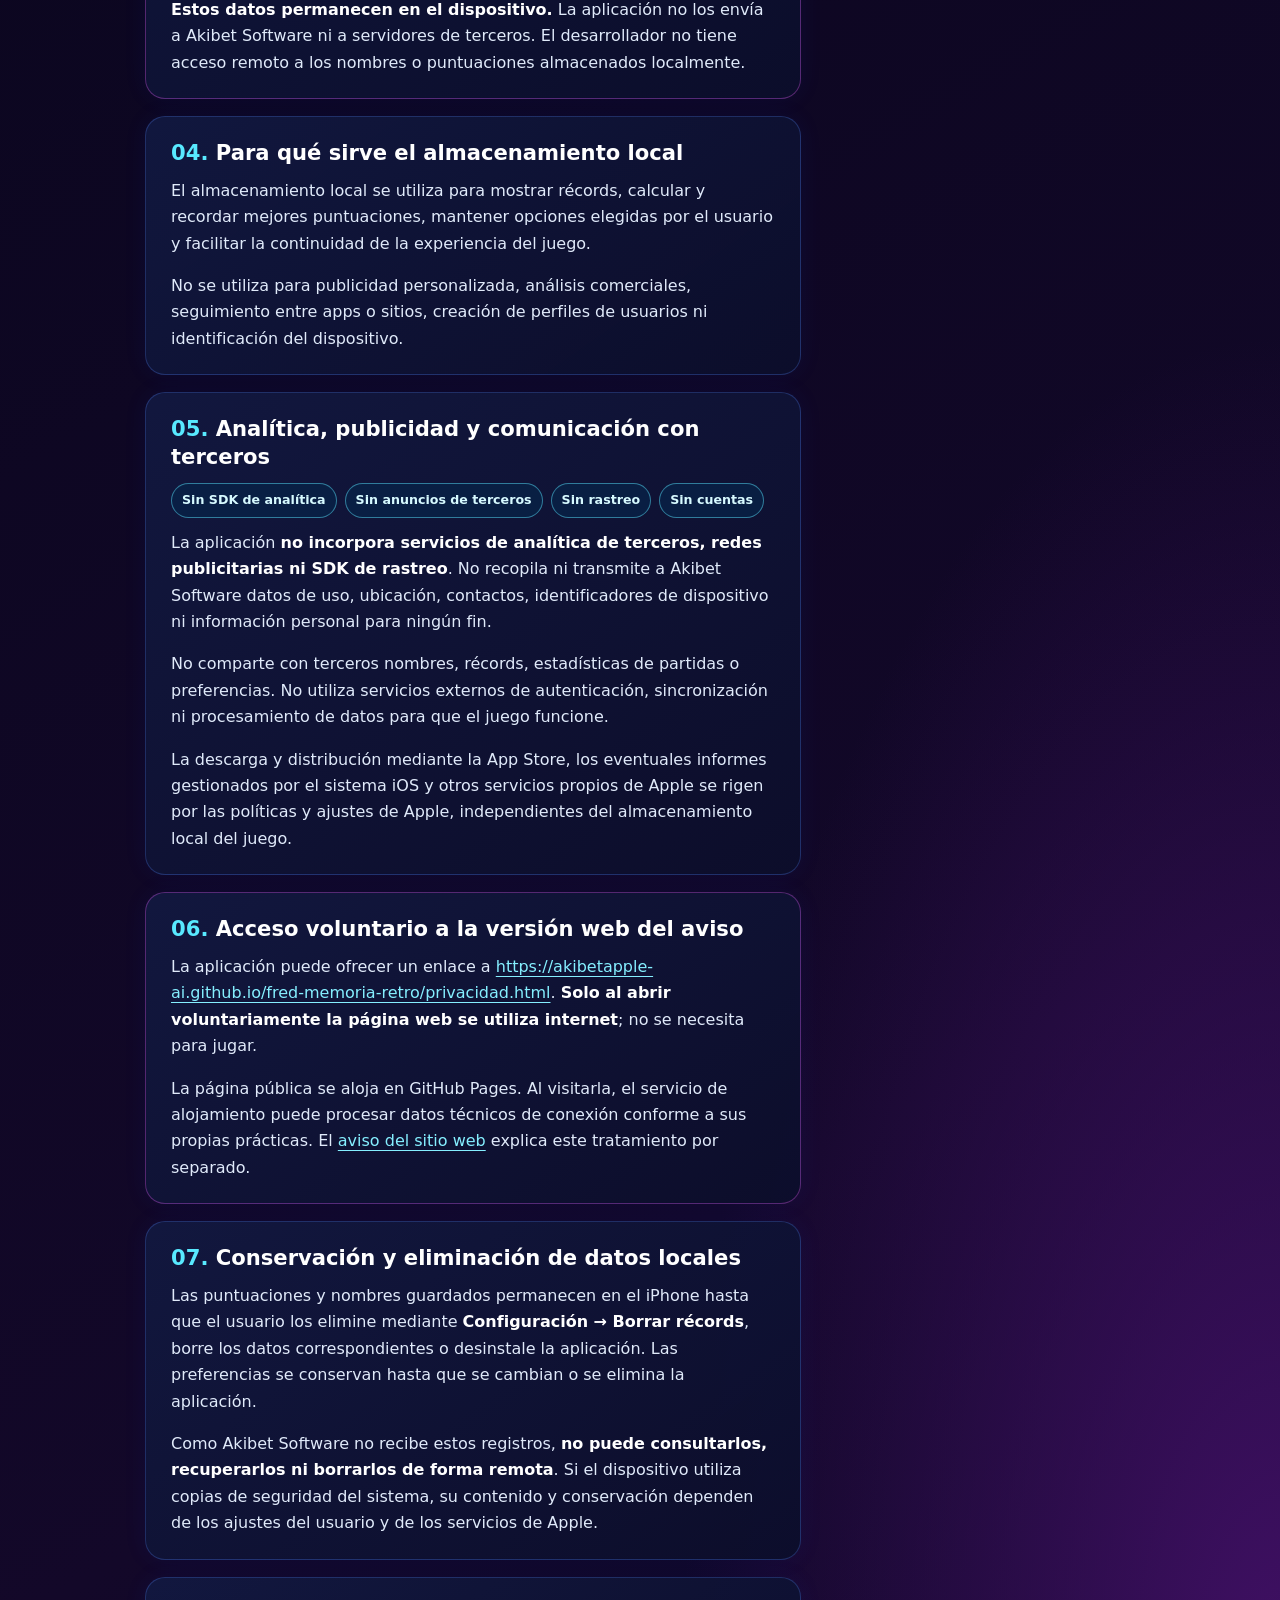
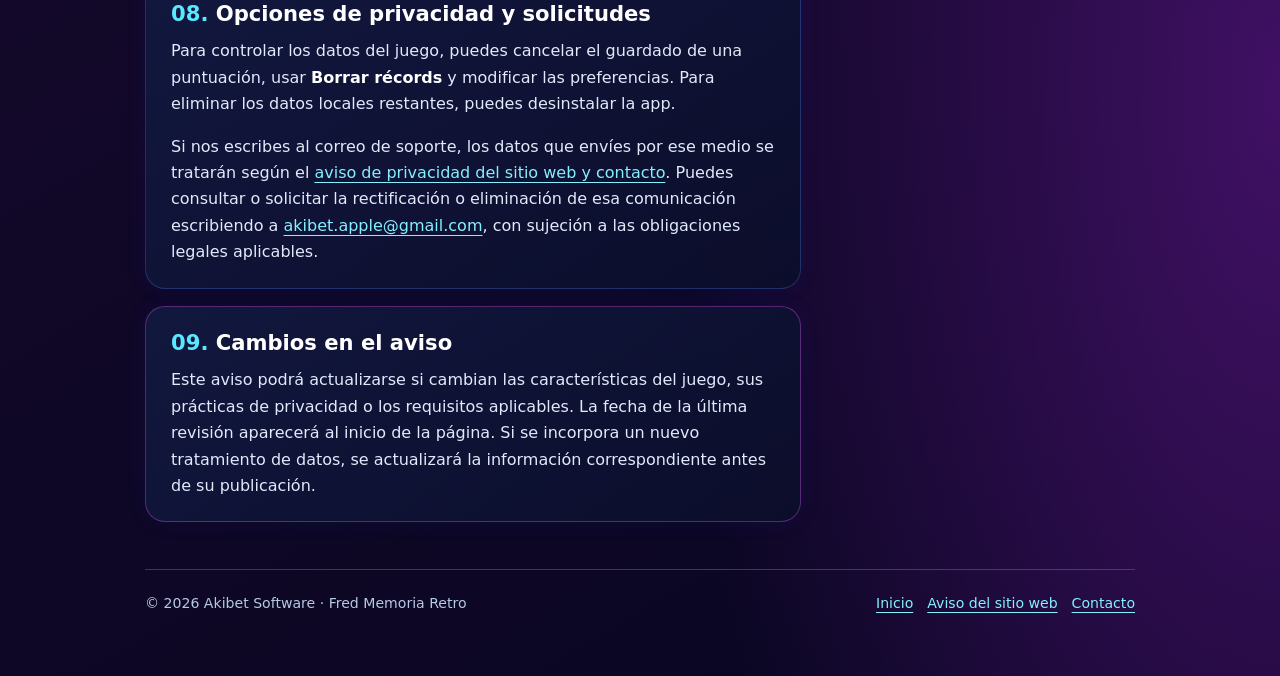
<file: privacidad.html>
<!doctype html>
<html lang="es-MX">
<head>
  <meta charset="utf-8"/>
  <meta name="viewport" content="width=device-width,initial-scale=1"/>
  <meta name="theme-color" content="#080621"/>
  <meta name="description" content="Aviso de privacidad de la aplicación iOS: conoce cómo se maneja tu privacidad en Fred Memoria Retro."/>
  <link rel="icon" type="image/png" href="assets/favicon.png"/>
  <title>Aviso de privacidad de la aplicación iOS | Fred Memoria Retro</title>
  <style>
:root{color-scheme:dark;--bg:#050518;--bg2:#130829;--panel:#101637;--panel2:#0b1337;--ink:#f1f7ff;--muted:#c7d7ef;--cyan:#58e9ff;--pink:#ff5fdd;--gold:#ffdb5a}
*{box-sizing:border-box}html{scroll-behavior:smooth}body{margin:0;min-height:100vh;background:radial-gradient(ellipse 78% 28% at 50% -7%,#3144a9 0,transparent 72%),radial-gradient(ellipse 64% 48% at 100% 85%,#401064 0,transparent 73%),linear-gradient(150deg,var(--bg),var(--bg2) 70%,#080621);color:var(--ink);font:16px/1.65 system-ui,-apple-system,BlinkMacSystemFont,"Segoe UI",sans-serif}a{color:#85efff;text-underline-offset:4px}a:hover{color:#fff}a:focus-visible{outline:2px solid var(--gold);outline-offset:3px;border-radius:4px}.shell{width:min(100%,1030px);margin:auto;padding:25px 20px 56px}.nav{display:flex;align-items:center;justify-content:space-between;flex-wrap:wrap;gap:12px;margin-bottom:42px}.brand{font-weight:900;font-size:1.02rem;letter-spacing:.06em;color:#fff;text-decoration:none}.brand span{color:var(--cyan)}.navlinks{display:flex;gap:12px;flex-wrap:wrap;font-size:.89rem}.navlinks a{padding:7px 12px;border:1px solid #77eaff57;border-radius:999px;text-decoration:none;background:#101b42ad}.navlinks a.current{border-color:#ff69e3bb;color:#ffd9f7}.hero{border-top:4px solid transparent;border-image:linear-gradient(to right,var(--cyan),var(--pink),var(--gold)) 1;padding:23px 0 20px}.eyebrow{color:var(--cyan);font-size:.76rem;font-weight:850;letter-spacing:.16em;text-transform:uppercase;margin:0 0 14px}.hero h1{font-size:clamp(2.15rem,5.9vw,3.45rem);line-height:1.14;letter-spacing:-.035em;margin:0 0 15px;text-shadow:0 0 24px #15ceff45}.hero h1 em{font-style:normal;color:var(--gold)}.intro{font-size:clamp(1rem,2.2vw,1.14rem);color:#deebff;max-width:790px;margin:0 0 18px}.meta{display:flex;flex-wrap:wrap;column-gap:25px;row-gap:4px;color:var(--muted);font-size:.89rem}.hero-chip{display:inline-flex;align-items:center;gap:8px;border:1px solid #57ddff88;background:linear-gradient(115deg,#172f64bb,#2c1747cc);padding:7px 12px;border-radius:999px;color:#fff;font-size:.88rem;font-weight:750;margin-bottom:13px}.notice{margin:18px 0 30px;border:1px solid #58e3ff80;border-radius:20px;padding:20px 22px;background:linear-gradient(145deg,#16396aab,#241349cb);box-shadow:0 0 28px #06c9ff20}.notice strong{color:#fff}.notice p{margin:0}.split{display:grid;grid-template-columns:minmax(0,2.1fr) minmax(220px,1fr);gap:22px;align-items:start}.content section{margin-bottom:17px;padding:22px 25px;border:1px solid #5584ff43;border-radius:20px;background:linear-gradient(145deg,#121941ed,#0c0e2bef);box-shadow:0 0 24px #0552ff12}.content section:nth-child(3n){border-color:#f05bff51}.content h2{margin:0 0 11px;font-size:1.32rem;line-height:1.32;color:#fff}.content h2 .num{color:var(--cyan)}.content p{margin:.45em 0 1em;color:#e0eafa}.content p:last-child{margin-bottom:0}.content ul{padding-left:24px;margin:11px 0 9px}.content li{margin:.45em 0;color:#e0eafa}.content strong{color:#fff}.contents{position:sticky;top:18px;padding:19px 17px 18px;border-radius:20px;background:#0b1539e8;border:1px solid #50daff55}.contents h2{margin:0 0 12px;font-size:1.03rem;color:#fff}.contents a{display:block;font-size:.89rem;padding:5px 0;text-decoration:none;color:#bcdefc}.contents a:hover{text-decoration:underline;color:#fff}.contents hr{border:0;border-top:1px solid #4771a750;margin:13px 0}.emphasize{color:var(--gold)!important}.pills{display:flex;flex-wrap:wrap;gap:8px;margin:12px 0}.pill{border-radius:999px;padding:6px 10px;font-size:.79rem;border:1px solid #5de5ff78;background:#072449bb;color:#d7faff;font-weight:750}.footer{margin-top:30px;padding:22px 0 4px;border-top:1px solid #5a8fff60;color:#b5c9e5;display:flex;flex-wrap:wrap;gap:8px;justify-content:space-between;font-size:.88rem}.foot-links{display:flex;flex-wrap:wrap;gap:14px}.small{font-size:.9rem;color:#b9d0eb}.url{overflow-wrap:anywhere}.backtop{font-size:.88rem;text-decoration:none;font-weight:800}@media(max-width:820px){.split{grid-template-columns:1fr}.contents{position:static;order:-1}.contents nav{display:grid;grid-template-columns:repeat(2,minmax(0,1fr));column-gap:14px}.nav{margin-bottom:20px}}@media(max-width:530px){.shell{padding:18px 13px 32px}.hero{padding-top:17px}.content section{padding:17px 16px}.notice{padding:17px 16px}.contents nav{grid-template-columns:1fr}.navlinks{gap:7px}.navlinks a{padding:5px 9px}.meta{font-size:.83rem}}
</style>
</head>
<body id="inicio">
<div class="shell">
<nav class="nav" aria-label="Navegación principal">
  <a class="brand" href="./index.html">FRED <span>MEMORIA RETRO</span></a>
  <div class="navlinks">
    <a href="./index.html">Inicio</a>
    <a href="./privacidad.html" class="current" aria-current="page">Privacidad de la app</a>
    <a href="./privacidad-sitio.html" >Privacidad del sitio</a>
  </div>
</nav>
<header class="hero">
  <p class="eyebrow">TRANSPARENCIA Y CONFIANZA · AKIBET SOFTWARE</p>
  <span class="hero-chip">APLICACIÓN MÓVIL · iOS</span>
  <h1>Aviso de privacidad<br><em>de la aplicación iOS</em></h1>
  <p class="intro">Esta política explica cómo funciona la privacidad de <strong>Fred Memoria Retro para iPhone</strong>. No describe el tratamiento de información técnica del sitio web informativo.</p>
  <div class="meta"><span>Última actualización: 2 de noviembre de 2026</span><span>Contacto: <a href="mailto:akibet.apple@gmail.com">akibet.apple@gmail.com</a></span></div>
</header>
<div class="notice"><p><strong>Resumen:</strong> el juego no recopila ni envía datos personales o estadísticas al desarrollador ni a servicios de analítica. Los nombres y récords se guardan <strong>solo en el iPhone</strong>. No hay publicidad de terceros. <strong>Jugar no requiere internet</strong>; visitar el aviso publicado en la web sí lo requiere.</p></div>
<div class="split">
  <main class="content" id="contenido"><section id="responsable" aria-labelledby="s1"><h2 id="s1"><span class="num">01.</span> Responsable y contacto</h2><p>Akibet Software es responsable de la publicación de <strong>Fred Memoria Retro</strong>. Para consultas relativas a la privacidad de la aplicación, escríbenos a <a href="mailto:akibet.apple@gmail.com">akibet.apple@gmail.com</a>.</p><p>Este aviso se refiere <strong>exclusivamente a la aplicación móvil para iPhone</strong>. Las visitas al sitio web y los correos de soporte se explican en el <a href="./privacidad-sitio.html">aviso de privacidad del sitio web</a>.</p></section>
<section id="alcance" aria-labelledby="s2"><h2 id="s2"><span class="num">02.</span> Alcance y funcionamiento</h2><p>Fred Memoria Retro es un juego de memoria visual y auditiva dirigido al <strong>público general</strong>, no exclusivamente a niños. No exige crear una cuenta, registrarse, iniciar sesión, proporcionar datos de contacto ni acceder a servicios externos para jugar.</p><p><strong>Las partidas y funciones principales operan sin conexión a internet.</strong> La consulta voluntaria de un enlace a este aviso en su versión web sí requiere conexión.</p></section>
<section id="datos" aria-labelledby="s3"><h2 id="s3"><span class="num">03.</span> Información almacenada únicamente en el dispositivo</h2><p>El juego utiliza almacenamiento local en el iPhone para recordar los siguientes elementos:</p><ul><li><strong>Nombre o apodo:</strong> el que el jugador escribe voluntariamente al guardar un resultado en el Top Ten. También puede elegir «Cancelar» y no guardar el registro.</li><li><strong>Puntuaciones y progreso:</strong> puntos, nivel, grado de dificultad, mejores resultados y registros necesarios para el Top Ten.</li><li><strong>Preferencias del juego:</strong> por ejemplo, activación o desactivación del sonido.</li></ul><p><strong>Estos datos permanecen en el dispositivo.</strong> La aplicación no los envía a Akibet Software ni a servidores de terceros. El desarrollador no tiene acceso remoto a los nombres o puntuaciones almacenados localmente.</p></section>
<section id="fines" aria-labelledby="s4"><h2 id="s4"><span class="num">04.</span> Para qué sirve el almacenamiento local</h2><p>El almacenamiento local se utiliza para mostrar récords, calcular y recordar mejores puntuaciones, mantener opciones elegidas por el usuario y facilitar la continuidad de la experiencia del juego.</p><p>No se utiliza para publicidad personalizada, análisis comerciales, seguimiento entre apps o sitios, creación de perfiles de usuarios ni identificación del dispositivo.</p></section>
<section id="terceros" aria-labelledby="s5"><h2 id="s5"><span class="num">05.</span> Analítica, publicidad y comunicación con terceros</h2><div class="pills"><span class="pill">Sin SDK de analítica</span><span class="pill">Sin anuncios de terceros</span><span class="pill">Sin rastreo</span><span class="pill">Sin cuentas</span></div><p>La aplicación <strong>no incorpora servicios de analítica de terceros, redes publicitarias ni SDK de rastreo</strong>. No recopila ni transmite a Akibet Software datos de uso, ubicación, contactos, identificadores de dispositivo ni información personal para ningún fin.</p><p>No comparte con terceros nombres, récords, estadísticas de partidas o preferencias. No utiliza servicios externos de autenticación, sincronización ni procesamiento de datos para que el juego funcione.</p><p>La descarga y distribución mediante la App Store, los eventuales informes gestionados por el sistema iOS y otros servicios propios de Apple se rigen por las políticas y ajustes de Apple, independientes del almacenamiento local del juego.</p></section>
<section id="internet" aria-labelledby="s6"><h2 id="s6"><span class="num">06.</span> Acceso voluntario a la versión web del aviso</h2><p>La aplicación puede ofrecer un enlace a <a class="url" href="https://akibetapple-ai.github.io/fred-memoria-retro/privacidad.html">https://akibetapple-ai.github.io/fred-memoria-retro/privacidad.html</a>. <strong>Solo al abrir voluntariamente la página web se utiliza internet</strong>; no se necesita para jugar.</p><p>La página pública se aloja en GitHub Pages. Al visitarla, el servicio de alojamiento puede procesar datos técnicos de conexión conforme a sus propias prácticas. El <a href="./privacidad-sitio.html">aviso del sitio web</a> explica este tratamiento por separado.</p></section>
<section id="conservacion" aria-labelledby="s7"><h2 id="s7"><span class="num">07.</span> Conservación y eliminación de datos locales</h2><p>Las puntuaciones y nombres guardados permanecen en el iPhone hasta que el usuario los elimine mediante <strong>Configuración → Borrar récords</strong>, borre los datos correspondientes o desinstale la aplicación. Las preferencias se conservan hasta que se cambian o se elimina la aplicación.</p><p>Como Akibet Software no recibe estos registros, <strong>no puede consultarlos, recuperarlos ni borrarlos de forma remota</strong>. Si el dispositivo utiliza copias de seguridad del sistema, su contenido y conservación dependen de los ajustes del usuario y de los servicios de Apple.</p></section>
<section id="derechos" aria-labelledby="s8"><h2 id="s8"><span class="num">08.</span> Opciones de privacidad y solicitudes</h2><p>Para controlar los datos del juego, puedes cancelar el guardado de una puntuación, usar <strong>Borrar récords</strong> y modificar las preferencias. Para eliminar los datos locales restantes, puedes desinstalar la app.</p><p>Si nos escribes al correo de soporte, los datos que envíes por ese medio se tratarán según el <a href="./privacidad-sitio.html">aviso de privacidad del sitio web y contacto</a>. Puedes consultar o solicitar la rectificación o eliminación de esa comunicación escribiendo a <a href="mailto:akibet.apple@gmail.com">akibet.apple@gmail.com</a>, con sujeción a las obligaciones legales aplicables.</p></section>
<section id="actualizaciones" aria-labelledby="s9"><h2 id="s9"><span class="num">09.</span> Cambios en el aviso</h2><p>Este aviso podrá actualizarse si cambian las características del juego, sus prácticas de privacidad o los requisitos aplicables. La fecha de la última revisión aparecerá al inicio de la página. Si se incorpora un nuevo tratamiento de datos, se actualizará la información correspondiente antes de su publicación.</p></section></main>
  <aside class="contents" aria-label="Contenido de esta política">
    <h2>En esta página</h2>
    <nav aria-label="Secciones de la política"><a href="#responsable">1. Responsable y contacto</a>
<a href="#alcance">2. Alcance y funcionamiento</a>
<a href="#datos">3. Información almacenada únicamente en el dispositivo</a>
<a href="#fines">4. Para qué sirve el almacenamiento local</a>
<a href="#terceros">5. Analítica, publicidad y comunicación con terceros</a>
<a href="#internet">6. Acceso voluntario a la versión web del aviso</a>
<a href="#conservacion">7. Conservación y eliminación de datos locales</a>
<a href="#derechos">8. Opciones de privacidad y solicitudes</a>
<a href="#actualizaciones">9. Cambios en el aviso</a></nav>
    <hr/>
    <a href="./privacidad-sitio.html">Consultar: Aviso del sitio web</a>
    <a class="backtop" href="#inicio">↑ Volver arriba</a>
  </aside>
</div>
<footer class="footer"><div>© 2026 Akibet Software · Fred Memoria Retro</div><div class="foot-links"><a href="./index.html">Inicio</a><a href="./privacidad-sitio.html">Aviso del sitio web</a><a href="mailto:akibet.apple@gmail.com">Contacto</a></div></footer>
</div>
</body>
</html>
</file>
<file: styles.css>
/* FRED MEMORIA RETRO — sitio estático sin bibliotecas externas */
:root {
  --bg: #07051a;
  --panel: #100c2d;
  --panel-2: #151036;
  --text: #f6f5ff;
  --muted: #b5b2cf;
  --soft: #817d9e;
  --cyan: #29d9ff;
  --pink: #ff43de;
  --purple: #9551ff;
  --orange: #ffc359;
  --green: #50f69c;
  --line: rgba(156, 148, 239, .19);
  --radius: 23px;
  --max: 1220px;
}
*, *::before, *::after { box-sizing: border-box; }
html { scroll-behavior: smooth; scroll-padding-top: 112px; }
body { margin: 0; color: var(--text); background: var(--bg); font-family: system-ui, -apple-system, BlinkMacSystemFont, "Segoe UI", Arial, sans-serif; line-height: 1.6; }
body::before { content: ""; position: fixed; inset: 0; pointer-events: none; z-index: -1; background: radial-gradient(ellipse 1000px 550px at 90% 0%, rgba(72,16,163,.12), transparent 70%), linear-gradient(rgba(81,79,184,.045) 1px, transparent 1px), linear-gradient(90deg, rgba(81,79,184,.045) 1px, transparent 1px); background-size: auto, 56px 56px, 56px 56px; }
img { max-width: 100%; height: auto; }
a { color: inherit; text-decoration: none; }
button, a { -webkit-tap-highlight-color: transparent; }
a:focus-visible, summary:focus-visible { outline: 3px solid var(--cyan); outline-offset: 4px; border-radius: 4px; }
figure, h1, h2, h3, p { margin-top: 0; }
.container { width: min(calc(100% - 56px), var(--max)); margin-inline: auto; }
.skip-link { position: fixed; z-index: 500; inset: 10px auto auto 10px; padding: 12px 18px; border-radius: 12px; background: white; color: #110e24; transform: translateY(-160%); }
.skip-link:focus { transform: translateY(0); }
.visually-hidden { position: absolute !important; width: 1px; height: 1px; padding: 0; margin: -1px; overflow: hidden; clip: rect(0, 0, 0, 0); white-space: nowrap; border: 0; }
.site-shell { overflow: clip; }
.site-header { position: sticky; top: 0; z-index: 100; border-bottom: 1px solid rgba(146,130,255,.13); background: rgba(8,6,26,.83); backdrop-filter: blur(22px); -webkit-backdrop-filter: blur(22px); }
.header-inner { display: flex; align-items: center; gap: 36px; min-height: 82px; }
.brand { display: inline-flex; align-items: center; gap: 10px; flex: none; }
.brand img { width: 45px; height: 45px; object-fit: contain; filter: drop-shadow(0 0 10px rgba(36,169,255,.32)); }
.brand-name { display: flex; flex-direction: column; font-weight: 900; line-height: 1; letter-spacing: -.04em; }
.brand-name strong { font-size: 23px; letter-spacing: .01em; line-height: 1; background: linear-gradient(100deg,#17dbff,#47bdff 35%,#fa45c8 69%,#ffcf53); -webkit-background-clip: text; background-clip: text; color: transparent; }
.brand-name span { margin-top: 4px; font-size: 11px; letter-spacing: .13em; color: #d4d1ec; }
.brand-name em { font-style: normal; color: var(--cyan); }
.site-nav { display: flex; flex: 1; justify-content: center; gap: clamp(15px,2.4vw,30px); white-space: nowrap; }
.site-nav a { color: #d2cde9; font-weight: 650; font-size: 13px; transition: color .2s; }
.site-nav a:hover, .footer-links a:hover, .privacy-sidebar a:hover { color: var(--cyan); }
.header-contact { display: inline-flex; gap: 16px; align-items: center; justify-content: center; border: 1px solid rgba(41,217,255,.45); border-radius: 50px; padding: 10px 19px; font-size: 13px; font-weight: 800; background: rgba(41,217,255,.06); box-shadow: inset 0 0 17px rgba(41,217,255,.06); }
.header-contact span { color: var(--cyan); font-size: 18px; }
.header-contact:hover { border-color: var(--cyan); background: rgba(41,217,255,.13); }
.hero { position: relative; padding: 92px 0 86px; background: radial-gradient(ellipse 700px 550px at 78% 42%, rgba(56,18,154,.25), transparent 75%); }
.ambient { position: absolute; pointer-events: none; width: 410px; height: 410px; filter: blur(95px); opacity: .22; border-radius: 50%; }
.ambient-one { top: 0; right: -190px; background: #ac29ff; }
.ambient-two { bottom: 8%; left: -240px; background: #036fff; }
.hero-content { position: relative; display: grid; grid-template-columns: minmax(0,.91fr) minmax(0,1.09fr); align-items: center; gap: 28px; }
.hero-copy { position: relative; z-index: 2; padding: 20px 0; }
.eyebrow, .section-label { display: inline-flex; align-items: center; gap: 10px; color: var(--cyan); font-size: 12px; font-weight: 900; letter-spacing: .17em; }
.eyebrow { padding: 8px 14px; border: 1px solid rgba(41,217,255,.26); border-radius: 30px; color: #94edff; background: rgba(18,91,153,.13); }
.eyebrow-dot, .live-light { width: 7px; height: 7px; background: var(--green); box-shadow: 0 0 14px var(--green); border-radius: 50%; display: inline-block; }
.hero h1 { max-width: 680px; font-size: clamp(47px,5.25vw,78px); line-height: 1.055; letter-spacing: -.065em; margin: 26px 0 23px; font-weight: 900; }
.gradient-title { background: linear-gradient(100deg,#51ddff 0%,#a669ff 53%,#fd5acb 90%); color: transparent; -webkit-background-clip: text; background-clip: text; }
.hero-copy > p { max-width: 480px; color: #bcb9d5; font-size: 17px; line-height: 1.83; margin-bottom: 31px; }
.hero-copy > p strong { color: #f5f2ff; }
.hero-actions { display: flex; flex-wrap: wrap; gap: 12px; }
.btn { display: inline-flex; justify-content: center; align-items: center; min-height: 51px; padding: 13px 19px; gap: 12px; border-radius: 13px; font-weight: 850; line-height: 1.2; font-size: 14px; transition: transform .2s, background-color .2s, box-shadow .2s; }
.btn:hover { transform: translateY(-3px); }
.btn-primary { color: #070b1a; background: linear-gradient(115deg,#48eaff,#43b2ff 45%,#b663ff); box-shadow: 0 8px 26px rgba(36,147,255,.19), inset 0 1px 1px rgba(255,255,255,.45); }
.btn-primary:hover { box-shadow: 0 9px 36px rgba(63,178,255,.36); }
.btn-outline { border: 1px solid rgba(165,156,244,.37); background: rgba(255,255,255,.035); color: #f8f7ff; }
.btn-outline:hover { background: rgba(155,133,255,.15); }
.hero-mini-stats { display: flex; gap: 16px; align-items: center; margin-top: 36px; color: #9792b5; font-size: 12px; font-weight: 750; text-transform: uppercase; letter-spacing: .045em; }
.hero-mini-stats b { color: var(--orange); font-size: 20px; margin-right: 5px; }
.tiny-divider { width: 1px; height: 22px; background: rgba(154,147,244,.3); }
.hero-art { position: relative; margin: 0 -35px 0 0; border: 1px solid rgba(78,112,248,.36); background: #0d0733; border-radius: 27px; overflow: hidden; transform: perspective(1000px) rotateY(-3deg); box-shadow: 0 34px 100px rgba(4,3,17,.7), 0 0 65px rgba(118,38,242,.13); }
.hero-art::after { content: ""; pointer-events: none; position: absolute; inset: 0; background: linear-gradient(0deg, rgba(7,5,28,.64) 0%,transparent 28%); }
.hero-art img { display: block; width: 100%; height: auto; }
.hero-art figcaption { position: absolute; z-index: 1; left: 24px; bottom: 17px; display: flex; gap: 10px; align-items: center; font-size: 10px; letter-spacing: .2em; font-weight: 900; color: #e2def6; }
.floating-icon { position: absolute; z-index: 2; display: grid; place-items: center; width: 124px; aspect-ratio: 1; padding: 10px; border-radius: 24px; border: 1px solid rgba(255,255,255,.18); background: linear-gradient(180deg,rgba(12,11,40,.92),rgba(19,15,56,.82)); box-shadow: 0 18px 40px rgba(5,4,20,.45), 0 0 32px rgba(54,195,255,.15); backdrop-filter: blur(10px); -webkit-backdrop-filter: blur(10px); }
.floating-icon::after { content: ""; position: absolute; inset: 0; border-radius: inherit; pointer-events: none; box-shadow: inset 0 0 0 1px rgba(255,255,255,.05); }
.floating-icon img { width: 100%; height: 100%; object-fit: contain; filter: drop-shadow(0 0 14px rgba(71,157,255,.15)); }
.floating-icon span { position: absolute; left: 10px; right: 10px; bottom: 10px; text-align: center; font-size: 10px; font-weight: 900; letter-spacing: .15em; color: #ecf7ff; text-shadow: 0 1px 10px rgba(0,0,0,.5); }
.icon-board { top: 22px; right: 22px; }
.icon-trophy { right: 22px; bottom: 56px; }
.floating-icon:hover { transform: translateY(-4px); }
.hero-bottom-line { position: absolute; inset: auto 0 0; height: 1px; background: linear-gradient(90deg,transparent,rgba(85,106,255,.42),rgba(245,56,221,.35),transparent); }
.feature-strip { border-bottom: 1px solid var(--line); background: #0b0821; }
.feature-strip-inner { min-height: 79px; display: flex; align-items: center; justify-content: space-between; gap: 22px; }
.feature-strip span { white-space: nowrap; color: #b5b1d2; font-size: 12px; font-weight: 850; letter-spacing: .13em; }
.diamond { display: inline-block; width: 8px; height: 8px; background: var(--pink); transform: rotate(45deg); margin-right: 16px; box-shadow: 0 0 12px rgba(255,67,222,.8); }
.feature-strip span:nth-child(2) .diamond { background: var(--cyan); box-shadow: 0 0 12px rgba(41,217,255,.8); }
.feature-strip span:nth-child(3) .diamond { background: var(--orange); box-shadow: 0 0 12px rgba(255,195,89,.8); }
.section { padding: 105px 0; }
.split-section { display: grid; grid-template-columns: minmax(0,.82fr) minmax(0,1.18fr); align-items: center; gap: clamp(30px,5vw,76px); }
.section h2 { font-size: clamp(36px,4.6vw,60px); line-height: 1.12; letter-spacing: -.05em; font-weight: 900; margin: 18px 0 22px; }
.text-cyan { color: var(--cyan); }
.text-pink { color: #ff6de2; }
.section-lede, .section-heading > p, .gallery-heading > p, .faq-intro > p { font-size: 16px; line-height: 1.82; color: var(--muted); }
.steps { list-style: none; padding: 0; margin: 31px 0 0; }
.steps li { display: flex; gap: 17px; padding: 22px 0; border-top: 1px solid var(--line); }
.steps li:last-child { border-bottom: 1px solid var(--line); }
.step-num { flex: 0 0 45px; height: 45px; display: grid; place-items: center; border: 1px solid rgba(41,217,255,.3); background: #0e1e39; color: #68eaff; border-radius: 13px; font-weight: 900; font-size: 14px; }
.steps h3 { margin: 1px 0 4px; font-size: 17px; }
.steps p { margin: 0; font-size: 14px; color: var(--muted); line-height: 1.7; }
.art-frame { position: relative; margin: 0; padding: 9px; border: 1px solid rgba(88,105,238,.36); background: linear-gradient(145deg,rgba(87,46,179,.35),rgba(20,14,63,.6)); border-radius: 27px; box-shadow: 0 25px 75px rgba(3,2,18,.32),0 0 50px rgba(151,50,248,.1); }
.art-frame img { display: block; border-radius: 20px; width: 100%; }
.art-frame figcaption, .modes-image figcaption { padding: 13px 9px 4px; text-align: center; font-size: 10px; letter-spacing: .15em; font-weight: 850; color: #9e96c6; }
.section-modes { position: relative; background: linear-gradient(180deg,#09061e,#110a32 56%,#0b071e); border-block: 1px solid rgba(149,81,255,.1); }
.section-modes::before { content: ""; position: absolute; inset: 0; z-index: 0; pointer-events: none; background: radial-gradient(ellipse 700px 380px at 50% 26%, rgba(107,37,242,.11),transparent 80%); }
.section-modes .container { position: relative; }
.section-heading { margin-bottom: 39px; }
.section-heading.centered { max-width: 800px; text-align: center; margin: 0 auto 43px; }
.section-heading h2 { margin-bottom: 16px; }
.section-heading > p { margin: 0; }
.mode-grid { display: grid; grid-template-columns: repeat(4,minmax(0,1fr)); gap: 16px; }
.mode-card { --tone:#ff55da; --tone-bg:rgba(255,85,218,.12); min-height: 296px; padding: 23px 21px 19px; border: 1px solid rgba(255,85,218,.42); border-radius: 21px; background: linear-gradient(160deg,var(--tone-bg),rgba(15,13,43,.86) 63%); box-shadow: inset 0 1px 0 rgba(255,255,255,.045); display: flex; flex-direction: column; transition: transform .2s, box-shadow .2s; }
.mode-card:hover { transform: translateY(-6px); box-shadow: 0 15px 40px rgba(4,3,18,.38),0 0 31px var(--tone-bg); }
.mode-card.apprentice { --tone: #39caff; --tone-bg:rgba(43,195,255,.12); border-color: rgba(57,202,255,.4); }
.mode-card.adventurer { --tone: #43f3a1; --tone-bg:rgba(67,243,161,.10); border-color: rgba(67,243,161,.39); }
.mode-card.expert { --tone: #ffb65f; --tone-bg:rgba(255,182,95,.10); border-color: rgba(255,182,95,.4); }
.mode-top { display: flex; justify-content: space-between; align-items: flex-start; gap: 8px; }
.mode-icon { display: grid; place-items: center; width: 52px; height: 52px; border: 1px solid var(--tone); border-radius: 16px; color: var(--tone); background: var(--tone-bg); font-size: 31px; text-shadow: 0 0 17px var(--tone); }
.mode-multiplier { color: var(--tone); font-weight: 950; font-size: 10px; letter-spacing: .07em; padding: 7px 9px; border: 1px solid var(--tone-bg); border-radius: 20px; background: var(--tone-bg); white-space: nowrap; }
.mode-card h3 { font-size: 23px; line-height: 1.1; margin: 24px 0 8px; letter-spacing: -.03em; }
.mode-card > p { color: var(--muted); font-size: 13px; line-height: 1.65; margin-bottom: 25px; }
.mode-spec { display: flex; align-items: center; gap: 7px; flex-wrap: wrap; margin-top: auto; }
.mode-spec span { padding: 5px 9px; border: 1px solid rgba(197,185,255,.18); border-radius: 7px; color: #ddd9fa; font-size: 11px; font-weight: 750; }
.modes-image { max-width: 810px; margin: 45px auto 0; padding: 8px 8px 0; border-radius: 23px; border: 1px solid rgba(109,65,227,.29); background: rgba(19,13,52,.65); }
.modes-image img { width: 100%; display: block; border-radius: 15px; }
.modes-image figcaption { padding: 13px 8px; }
.gallery-heading { display: flex; justify-content: space-between; align-items: end; gap: 38px; }
.gallery-heading h2 { margin-bottom: 0; }
.gallery-heading > p { flex: 0 0 350px; font-size: 15px; margin-bottom: 8px; }
.gallery-grid { display: grid; grid-template-columns: 1.6fr 1fr 1fr; gap: 15px; }
.gallery-shot { position: relative; min-width: 0; min-height: 250px; display: block; overflow: hidden; border: 1px solid rgba(152,143,255,.22); background: radial-gradient(ellipse at center,#271057,#0a0628 80%); border-radius: 22px; }
.gallery-shot img { width: 100%; height: 100%; display: block; object-fit: cover; transition: transform .4s; }
.gallery-shot:hover img { transform: scale(1.035); }
.gallery-small img { object-fit: contain; padding: 6%; }
.gallery-shot::after { content: ""; position: absolute; inset: 40% 0 0; pointer-events: none; background: linear-gradient(transparent,rgba(4,2,21,.85)); }
.gallery-shot > span { position: absolute; bottom: 18px; left: 17px; right: 17px; z-index: 1; font-size: 11px; font-weight: 950; letter-spacing: .11em; display: flex; justify-content: space-between; gap: 8px; }
.gallery-shot b { color: var(--cyan); font-size: 16px; }
.section-gallery { padding-top: 78px; }
/* Enlaces diferenciados a los dos avisos de privacidad */
.section-privacy { background: radial-gradient(ellipse 900px 460px at 50% 45%,rgba(83,36,172,.18),transparent 78%),#0a081e; border-bottom: 1px solid var(--line); }
.section-privacy .section-heading.centered { max-width: 870px; }
.privacy-cards { display: grid; grid-template-columns: repeat(2,minmax(0,1fr)); gap: 22px; }
.privacy-choice { --policy-accent:#45dcff; position:relative; min-width:0; display:flex; flex-direction:column; align-items:flex-start; padding:35px; border-radius:25px; border:1px solid rgba(69,220,255,.36); background:linear-gradient(147deg,rgba(24,42,83,.79),rgba(15,13,44,.97)); box-shadow:inset 0 1px 0 rgba(255,255,255,.07),0 16px 40px rgba(0,0,0,.15); transition:transform .2s, border-color .2s, box-shadow .2s; }
.privacy-choice:hover { transform:translateY(-5px); border-color:var(--policy-accent); box-shadow:0 24px 48px rgba(0,0,0,.3), 0 0 33px rgba(69,220,255,.11); }
.privacy-choice-web { --policy-accent:#ff7bdc; border-color:rgba(255,123,220,.33); background:linear-gradient(147deg,rgba(68,20,76,.53),rgba(17,11,44,.97)); }
.policy-symbol { width:66px; height:66px; display:grid; place-items:center; color:var(--policy-accent); border:1px solid currentColor; border-radius:18px; background:rgba(255,255,255,.035); box-shadow:0 0 25px rgba(72,152,255,.09); margin-bottom:25px; }
.policy-symbol svg { width:37px; height:37px; }
.policy-type { font-size:11px; letter-spacing:.16em; font-weight:900; color:var(--policy-accent); margin-bottom:11px; }
.privacy-choice strong { display:block; font-size:clamp(21px,2.4vw,29px); line-height:1.25; letter-spacing:-.04em; max-width:390px; }
.policy-description { display:block; color:#b9b5d6; line-height:1.8; font-size:14px; margin-top:14px; margin-bottom:27px; }
.policy-action { margin-top:auto; color:var(--policy-accent); font-weight:850; font-size:14px; display:flex; align-items:center; gap:11px; }
.policy-action span { font-size:20px; }
@media(max-width:670px){.privacy-cards{grid-template-columns:1fr;gap:15px}.privacy-choice{padding:26px}.policy-symbol{margin-bottom:17px}}
.section-faq { background: #0b0821; border-block: 1px solid var(--line); }
.faq-wrap { display: grid; grid-template-columns: minmax(0,.68fr) minmax(0,1.32fr); gap: clamp(24px,7vw,115px); }
.faq-intro h2 { margin-bottom: 18px; }
.faq-intro > p { max-width: 330px; }
.text-link { display: inline-block; margin-top: 13px; color: var(--cyan); font-size: 14px; font-weight: 800; border-bottom: 1px solid rgba(41,217,255,.5); padding-bottom: 5px; }
.faq-list { border-top: 1px solid var(--line); }
.faq-list details { border-bottom: 1px solid var(--line); padding: 0 10px; }
.faq-list summary { display: flex; justify-content: space-between; align-items: center; cursor: pointer; list-style: none; gap: 18px; padding: 22px 0; font-size: 16px; font-weight: 800; }
.faq-list summary::-webkit-details-marker { display: none; }
.faq-list summary::after { content: "+"; color: var(--cyan); font-size: 25px; line-height: 1; font-weight: 500; }
.faq-list details[open] summary::after { content: "−"; }
.faq-list details p { color: #b3aecf; font-size: 14px; line-height: 1.8; padding: 0 40px 23px 0; margin: 0; }
.faq-list details a { color: #6de8ff; text-decoration: underline; text-underline-offset: 3px; }
.contact-section { padding: 110px 0; }
.contact-panel { position: relative; display: flex; align-items: center; gap: 15px; min-height: 390px; padding: 48px 60px; border: 1px solid rgba(88,132,255,.43); border-radius: 29px; overflow: hidden; background: radial-gradient(ellipse 800px 450px at 110% 0%,rgba(108,20,222,.42),transparent 75%),linear-gradient(120deg,#0f1539,#101034 55%,#1d0b43); box-shadow: 0 30px 100px rgba(2,2,15,.4),inset 0 1px 0 rgba(255,255,255,.075); }
.contact-glow { position: absolute; inset: 0; pointer-events: none; background: radial-gradient(ellipse 450px 330px at 83% 50%,rgba(211,38,243,.14),transparent 90%); }
.contact-content { position: relative; z-index: 1; max-width: 565px; }
.contact-content h2 { font-size: clamp(44px,5vw,68px); margin: 16px 0 12px; }
.contact-content p { max-width: 460px; color: #c5c0de; margin: 0 0 25px; }
.contact-email { display: block; margin-top: 16px; color: #92edff; font-size: 14px; width: fit-content; }
.contact-email:hover { text-decoration: underline; }
.contact-trophy { position: absolute; right: -12px; bottom: -105px; width: 430px; height: auto; max-width: 48%; filter: drop-shadow(0 0 44px rgba(202,34,255,.25)); }
.site-footer { background: #070518; border-top: 1px solid var(--line); }
.footer-inner { display: flex; gap: 25px; align-items: center; justify-content: space-between; min-height: 110px; }
.footer-brand img { width: 38px; height: 38px; }
.footer-brand .brand-name strong { font-size: 19px; }
.footer-brand .brand-name span { font-size: 9px; }
.footer-inner > p { margin: 0; color: var(--soft); font-size: 12px; }
.footer-links { display: flex; gap: 20px; align-items: center; flex-wrap: wrap; }
.footer-links a { color: #b5afd1; font-size: 12px; font-weight: 750; transition: color .2s; }
/* Aviso de privacidad */
.privacy-main { padding: 80px 0 120px; background: radial-gradient(ellipse 800px 550px at 72% 0%,rgba(105,27,205,.21),transparent 78%); }
.back-link { display: block; width: fit-content; margin-bottom: 58px; color: #aeb6e8; font-weight: 750; font-size: 13px; }
.back-link:hover { color: var(--cyan); }
.privacy-hero { border-bottom: 1px solid var(--line); padding-bottom: 42px; }
.privacy-hero h1 { font-size: clamp(43px,7vw,86px); letter-spacing: -.066em; line-height: 1.06; margin: 17px 0 15px; }
.privacy-hero > p { color: var(--muted); max-width: 680px; font-size: 18px; line-height: 1.75; }
.privacy-meta { display: flex; gap: 17px 36px; flex-wrap: wrap; color: #a19bbf; font-size: 13px; }
.privacy-meta a, .privacy-article a { color: #64e7ff; text-decoration: underline; text-underline-offset: 3px; overflow-wrap: anywhere; }
.privacy-content { display: grid; grid-template-columns: 235px minmax(0,1fr); gap: 80px; margin-top: 56px; }
.privacy-sidebar { position: sticky; align-self: start; top: 118px; display: flex; flex-direction: column; gap: 14px; }
.privacy-sidebar h2 { font-size: 13px; color: #b3accd; text-transform: uppercase; letter-spacing: .12em; margin: 0 0 8px; }
.privacy-sidebar a { font-size: 13px; color: #a29ec0; transition: color .2s; }
.privacy-article { max-width: 780px; }
.privacy-article section { scroll-margin-top: 120px; padding-bottom: 25px; margin-bottom: 29px; border-bottom: 1px solid var(--line); }
.privacy-article h2 { letter-spacing: -.025em; font-size: 23px; margin: 0 0 15px; }
.privacy-article p { color: #c2beda; margin: 0 0 16px; line-height: 1.9; font-size: 15px; }
.privacy-article p strong { color: #f5f1ff; }
.privacy-end { padding: 33px; background: linear-gradient(130deg,#16123b,#12112f); border: 1px solid rgba(80,161,255,.37); border-radius: 20px; }
.privacy-end h2 { font-size: 25px; margin-bottom: 10px; }
.privacy-end p { margin-bottom: 22px; }
.privacy-end .btn { text-decoration: none; color: #070b1a; }
@media (max-width: 1120px) {
  .header-inner { gap: 19px; }
  .site-nav { gap: 14px; }
  .hero-art { margin-right: 0; transform: none; }
  .hero h1 { font-size: clamp(45px,5vw,66px); }
  .hero-mini-stats { gap: 11px; }
  .mode-card { padding: 19px 16px; }
  .mode-card h3 { font-size: 21px; }
  .mode-multiplier { font-size: 9px; }
}
@media (max-width: 900px) {
  .site-nav { justify-content: flex-end; }
  .floating-icon { width: 105px; border-radius: 20px; }
  .header-contact { display: none; }
  .hero { padding: 65px 0 70px; }
  .hero-content { grid-template-columns: 1fr; }
  .hero-copy { text-align: center; padding: 0; }
  .hero-copy > p { margin-left: auto; margin-right: auto; }
  .hero-actions, .hero-mini-stats { justify-content: center; }
  .hero-art { width: min(100%,750px); margin: 25px auto 0; }
  .split-section { grid-template-columns: 1fr; }
  .how-art { max-width: 720px; margin: 0 auto; }
  .mode-grid { grid-template-columns: repeat(2,minmax(0,1fr)); }
  .mode-card { min-height: 240px; }
  .gallery-grid { grid-template-columns: repeat(2,minmax(0,1fr)); }
  .gallery-large { grid-column: 1 / -1; }
  .gallery-shot { min-height: 270px; }
  .gallery-large { max-height: 480px; }
  .gallery-heading { align-items: start; }
  .gallery-heading > p { flex-basis: 275px; }
  .faq-wrap { grid-template-columns: 1fr; gap: 35px; }
  .faq-intro h2 br { display: none; }
  .faq-intro > p { max-width: none; }
  .contact-trophy { right: -30px; max-width: 47%; }
  .contact-content { max-width: 65%; }
  .privacy-content { gap: 35px; grid-template-columns: 170px minmax(0,1fr); }
}
@media (max-width: 670px) {
  html { scroll-padding-top: 135px; }
  .floating-icon { width: 84px; padding: 7px; border-radius: 16px; }
  .floating-icon span { font-size: 8px; left: 6px; right: 6px; bottom: 6px; }
  .icon-board { top: 10px; right: 10px; }
  .icon-trophy { right: 10px; bottom: 38px; }
  .container { width: min(calc(100% - 34px), var(--max)); }
  .header-inner { min-height: 110px; display: grid; grid-template-columns: 1fr; grid-template-rows: 60px 45px; gap: 0; }
  .brand { justify-self: center; }
  .brand img { width: 38px; height: 38px; }
  .brand-name strong { font-size: 21px; }
  .site-nav { align-self: stretch; justify-content: start; width: 100%; gap: 25px; overflow-x: auto; padding-bottom: 4px; scrollbar-width: none; }
  .site-nav::-webkit-scrollbar { display: none; }
  .site-nav a { flex: none; font-size: 12px; padding: 9px 0; }
  .hero { padding: 51px 0 52px; }
  .hero h1 { font-size: clamp(41px,9vw,59px); margin: 20px 0; }
  .hero-copy > p { font-size: 15px; line-height: 1.75; }
  .hero-actions { gap: 10px; }
  .btn { font-size: 13px; }
  .hero-mini-stats { margin-top: 25px; gap: 11px; font-size: 10px; }
  .hero-mini-stats b { font-size: 15px; }
  .hero-art { margin-top: 30px; border-radius: 18px; }
  .hero-art figcaption { font-size: 9px; bottom: 12px; left: 14px; }
  .feature-strip-inner { min-height: 60px; overflow-x: auto; justify-content: start; gap: 24px; scrollbar-width: none; }
  .feature-strip span { font-size: 10px; }
  .section { padding: 70px 0; }
  .section h2 { font-size: clamp(33px,8vw,47px); }
  .section-lede { font-size: 15px; }
  .gallery-heading { display: block; }
  .gallery-heading > p { margin-top: 22px; }
  .gallery-shot { min-height: 190px; border-radius: 16px; }
  .gallery-large { min-height: 220px; }
  .gallery-shot > span { font-size: 9px; bottom: 12px; left: 12px; right: 12px; }
  .contact-panel { min-height: 0; padding: 41px 26px 220px; text-align: center; justify-content: center; }
  .contact-content { max-width: 100%; }
  .contact-content p { font-size: 14px; }
  .contact-trophy { left: 50%; right: auto; bottom: -80px; width: 290px; max-width: 85%; transform: translateX(-50%); }
  .contact-email { margin: 14px auto 0; }
  .footer-inner { padding-block: 28px; min-height: 0; flex-direction: column; gap: 16px; text-align: center; }
  .footer-links { justify-content: center; }
  .privacy-main { padding: 42px 0 70px; }
  .back-link { margin-bottom: 35px; }
  .privacy-hero h1 { font-size: clamp(40px,10vw,58px); }
  .privacy-hero > p { font-size: 15px; }
  .privacy-content { display: block; margin-top: 36px; }
  .privacy-sidebar { display: none; }
  .privacy-article h2 { font-size: 21px; }
  .privacy-article p { font-size: 14px; }
  .privacy-end { padding: 26px 18px; }
}
@media (max-width: 430px) {
  .hero-actions .btn { width: 100%; }
  .floating-icon { width: 68px; border-radius: 14px; }
  .icon-trophy { bottom: 34px; }
  .hero-mini-stats { gap: 8px; }
  .hero-mini-stats span:last-child { max-width: 110px; }
  .mode-grid { gap: 11px; }
  .mode-card { padding: 15px 12px; min-height: 267px; }
  .mode-icon { width: 40px; height: 40px; font-size: 24px; border-radius: 12px; }
  .mode-multiplier { padding: 5px 7px; font-size: 9px; }
  .mode-card h3 { font-size: 19px; margin-top: 22px; }
  .mode-card > p { font-size: 12px; }
  .mode-spec span { font-size: 10px; }
  .gallery-grid { gap: 10px; }
  .gallery-shot { min-height: 160px; }
  .gallery-large { min-height: 200px; }
  .faq-list summary { font-size: 14px; }
}
@media (prefers-reduced-motion: reduce) { html { scroll-behavior: auto; } .btn, .mode-card, .gallery-shot img { transition: none; } }
</file>
